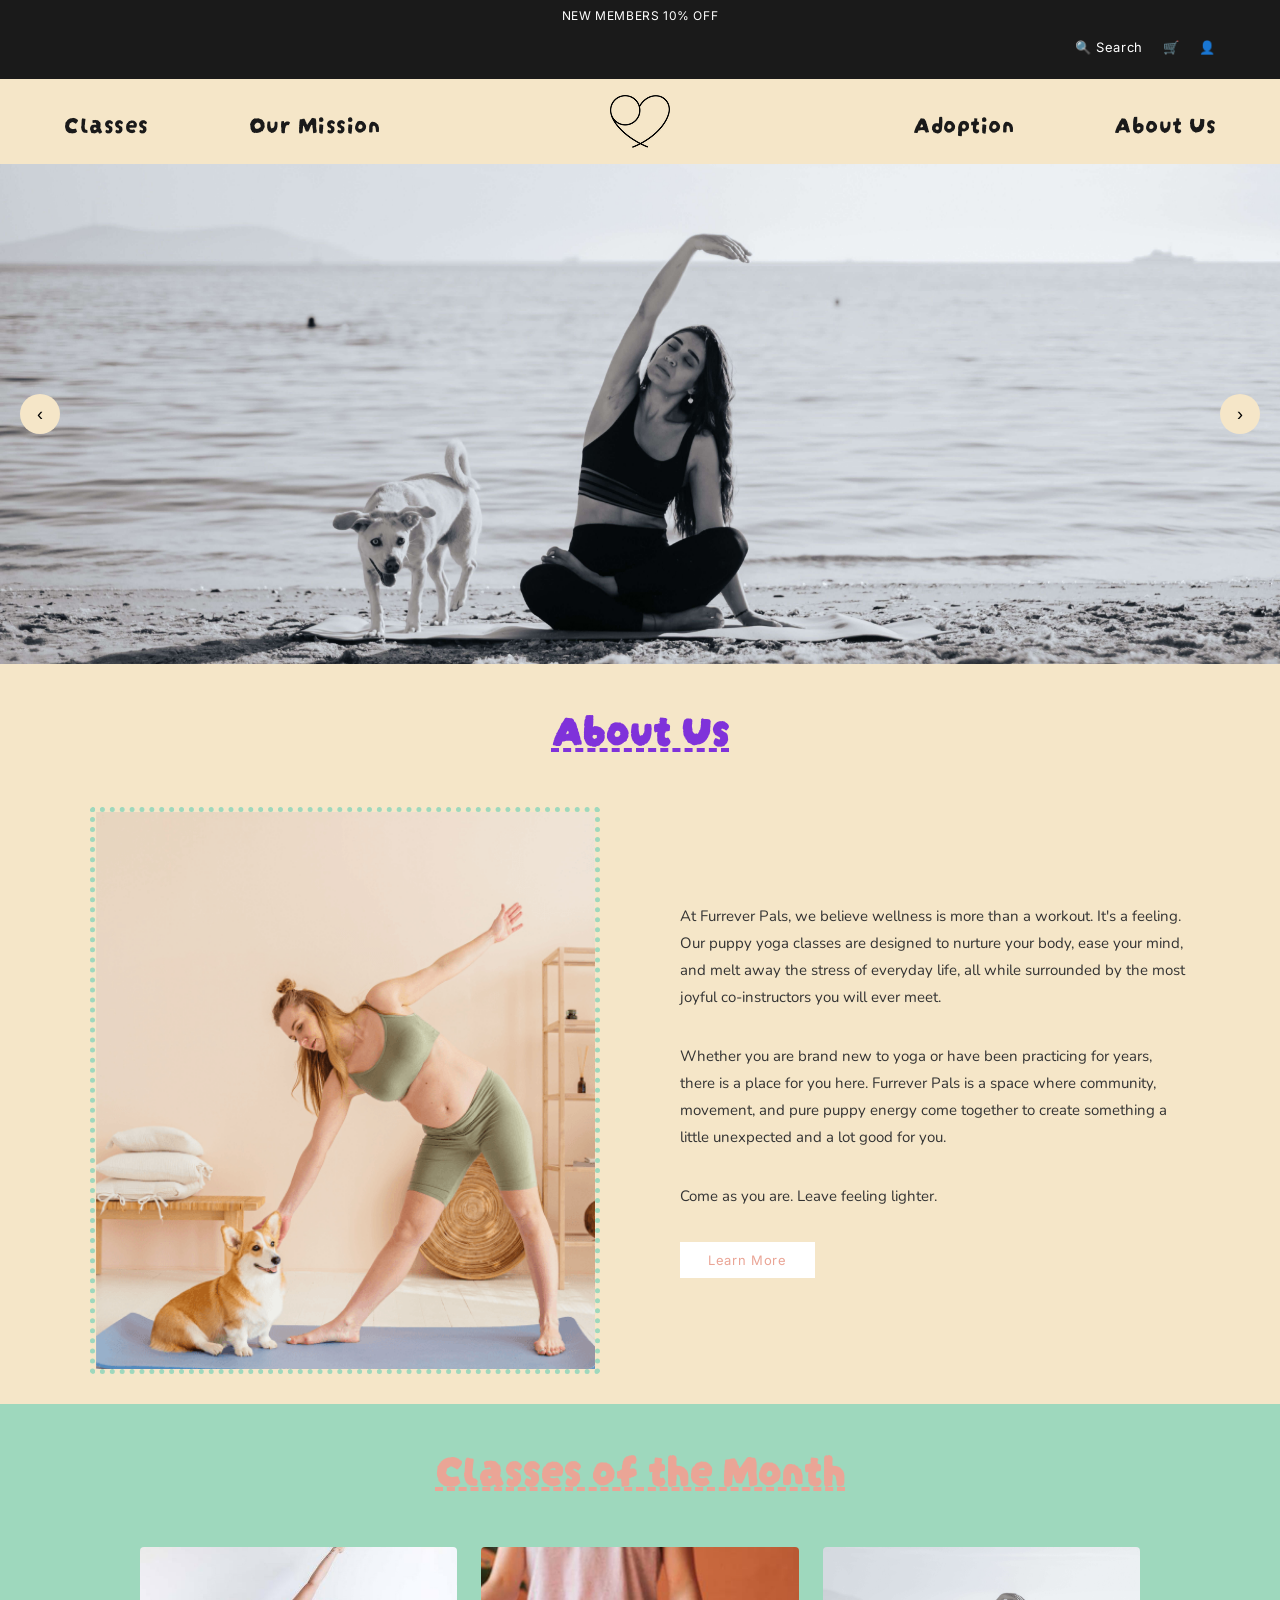
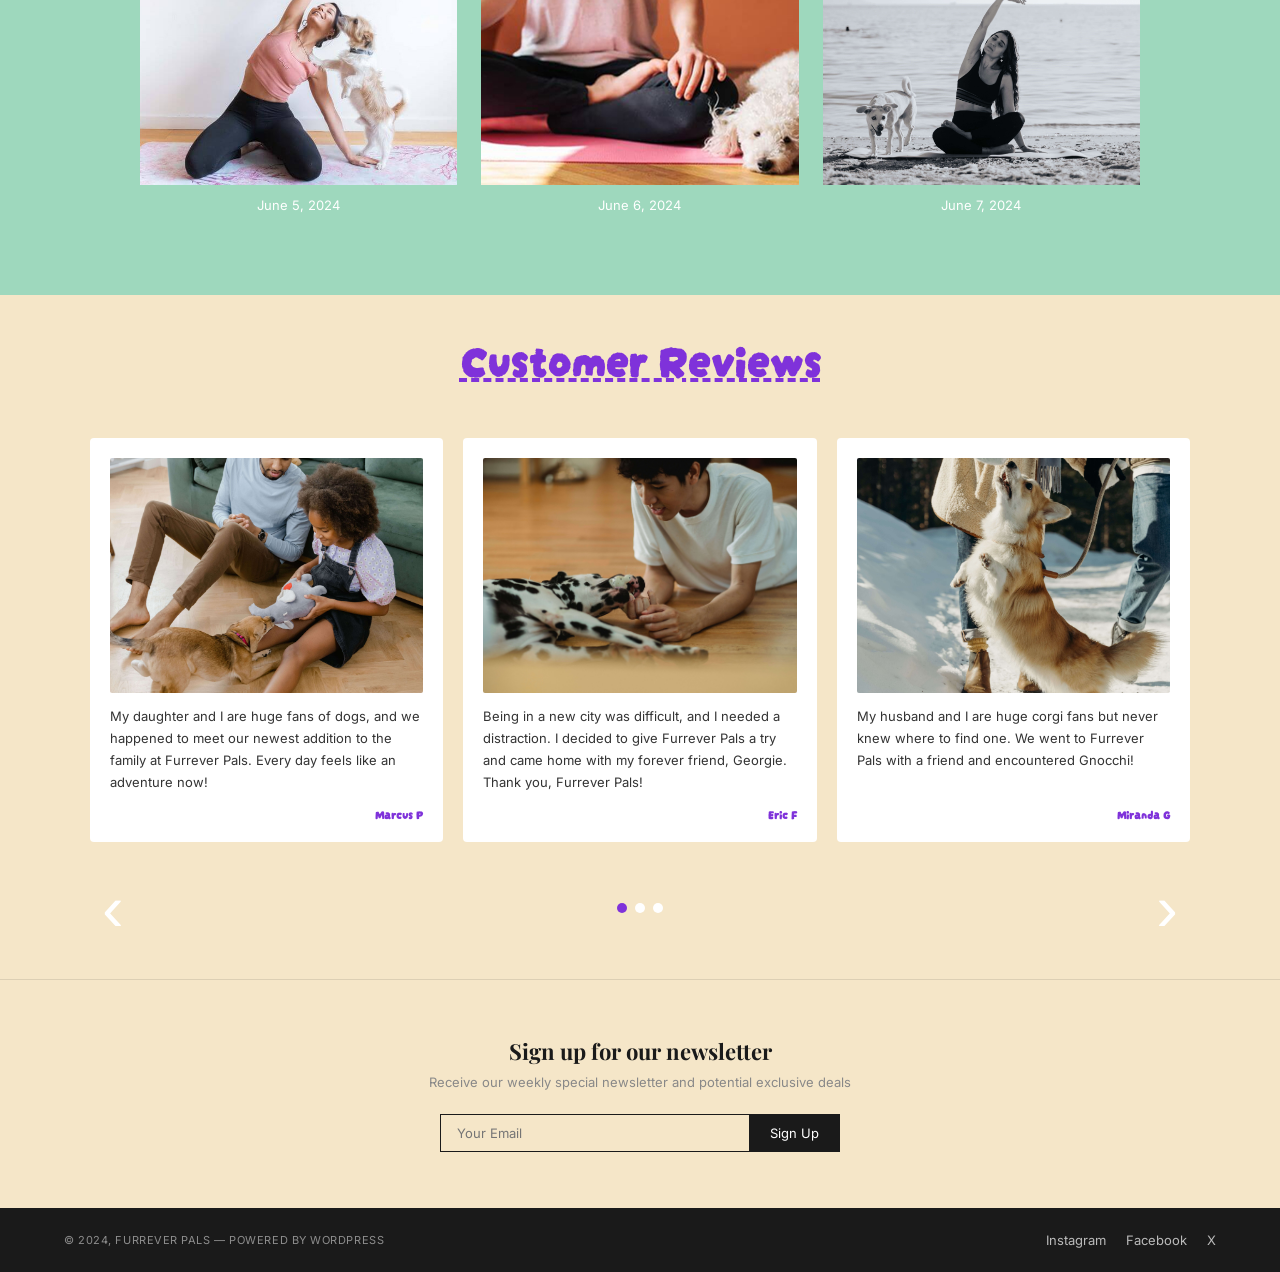
<file: FurreverPals/Index.html>
<!DOCTYPE html>
<html lang="en">
<head>
  <meta charset="UTF-8" />
  <meta name="viewport" content="width=device-width, initial-scale=1.0" />
  <title>Furrever Pals</title>
  <link rel="icon" type="image/png" href="assets/logo/furrever pals logo 1.png" />
  <link href="https://fonts.googleapis.com/css2?family=Playfair+Display:wght@400;600&family=Inter:wght@300;400;500&display=swap" rel="stylesheet" />
  <link href="https://fonts.googleapis.com/css2?family=Nunito:ital,wght@0,200..1000;1,200..1000&display=swap" rel="stylesheet">
  <link rel="stylesheet" href="style.css" />
</head>
<body>

  <!-- Announcement Bar -->
  <div class="announcement-bar">NEW MEMBERS 10% OFF
      <!-- Top Nav (icons) -->
      <nav class="top-nav">
        <div></div>
        <div></div>
        <div class="nav-right">
          <span>🔍 Search</span>
          <span>🛒</span>
          <span>👤</span>
        </div>
  </div>

</nav>

  <!-- Main Nav -->
<nav class="main-nav">
  <div class="nav-left">
    <a href="Class.html">Classes</a>
    <a href="Mission.html">Our Mission</a>
  </div>
  <div class="logo">
    <a href="Index.html">
        <img src="assets/logo/furrever pals logo 1.png" alt="logo for Furrever Pals" />
    </a>
  </div>
  <div class="nav-right">
    <a href="Adopt.html">Adoption</a>
    <a href="AboutUs.html">About Us</a>
  </div>
  <!-- Hamburger button, hidden on desktop -->
  <button class="hamburger" onclick="toggleMenu()" aria-label="Toggle menu">
    <span></span>
    <span></span>
    <span></span>
  </button>
</nav>

<!-- Mobile menu dropdown -->
<div class="mobile-menu" id="mobileMenu">
  <a href="Class.html">Classes</a>
  <a href="Mission.html">Our Mission</a>
  <a href="Adopt.html">Adoption</a>
  <a href="AboutUs.html">About Us</a>
</div>

  <!-- Hero Carousel -->
  <div class="hero">
    <div class="hero-placeholder">
        <img src="assets/banner/banner1.jpg" class="active" alt="hero banner" />
        <img src="assets/banner/banner2.jpg" alt="hero" />
        <img src="assets/banner/banner3.jpg" alt="hero" />
        <img src="assets/banner/banner4.jpg" alt="hero" />
    </div>
    <button class="carousel-btn prev" onclick="heroSlide(-1)">‹</button>
    <button class="carousel-btn next" onclick="heroSlide(1)">›</button>
  </div>

  <!-- About Us -->
  <section>
    <h2 class="section-title">About Us</h2>
    <div class="about-grid fade-in">
      <div class="about-image">
        <!-- Replace src with your actual image -->
        <div>
            <img src="assets/aboutus.png" alt="person doing yoga with a corgi"/>
        </div>
      </div>
      <div class="about-text">
        <p>At Furrever Pals, we believe wellness is more than a workout. It's a feeling. Our puppy yoga classes are designed to nurture your body, ease your mind, and melt away the stress of everyday life, all while surrounded by the most joyful co-instructors you will ever meet.</p>
        <p>Whether you are brand new to yoga or have been practicing for years, there is a place for you here. Furrever Pals is a space where community, movement, and pure puppy energy come together to create something a little unexpected and a lot good for you.</p>
        <p>Come as you are. Leave feeling lighter.</p>
        <a href="Mission.html" class="btn-outline">Learn More</a>
      </div>
    </div>
  </section>

  <!-- Classes of the Month -->
  <section class="classes-section-classes">
    <h2 class="class-section-title">Classes of the Month</h2>
   <div class="classes-grid fade-in">
  <div class="class-card">
    <div class="class-card-image">
      <img src="assets/banner/banner3.jpg" alt="Woman doing yoga pose with a dog on the right side" />
    </div>
    <div class="class-card-date">June 5, 2024</div>
  </div>
  <div class="class-card">
    <div class="class-card-image">
      <img src="assets/banner/banner2.jpg" alt="Woman doing yoga pose with a dog on the right side" />
    </div>
    <div class="class-card-date">June 6, 2024</div>
  </div>
  <div class="class-card">
    <div class="class-card-image">
      <img src="assets/banner/banner1.jpg" alt="Woman doing yoga pose with a dog on the right side" />
    </div>
    <div class="class-card-date">June 7, 2024</div>
  </div>
</div>
  </section>

  <!-- Customer Reviews -->
  <section class="reviews-section">
    <h2 class="section-title">Customer Reviews</h2>
    <div class="reviews-carousel fade-in">
      <div class="reviews-track" id="reviewsTrack">

        <!-- Slide 1 -->
        <div class="reviews-slide">
          <div class="review-card">
            <div class="review-image">
             <img src="assets/review/Marcus.jpg" alt="Man and daughter playing with a puppy"/>
            </div>
            <p class="review-text">My daughter and I are huge fans of dogs, and we happened to meet our newest addition to the family at Furrever Pals. Every day feels like an adventure now!</p>
            <div class="review-author">Marcus P</div>
          </div>
          <div class="review-card">
            <div class="review-image">
             <img src="assets/review/Eric.jpg" alt="Man playing with a puppy"/>
            </div>
            <p class="review-text">Being in a new city was difficult, and I needed a distraction. I decided to give Furrever Pals a try and came home with my forever friend, Georgie. Thank you, Furrever Pals!</p>
            <div class="review-author">Eric F</div>
          </div>
          <div class="review-card">
            <div class="review-image">
              <img src="assets/review/Miranda.jpg" alt="a corgi with a fluffy and bushy tail"/>
            </div>
            <p class="review-text">My husband and I are huge corgi fans but never knew where to find one. We went to Furrever Pals with a friend and encountered Gnocchi!</p>
            <div class="review-author">Miranda G</div>
          </div>
        </div>

        <!-- Slide 2 -->
        <div class="reviews-slide">
          <div class="review-card">
            <div class="review-image">
              <img src="assets/review/David.jpg" alt="a little boy hugging a golden retriever with a big smile"/>
            </div>
            <p class="review-text">My shy son was laughing with strangers within minutes. The puppies just have that effect on people!</p>
            <div class="review-author">David E</div>
          </div>
          <div class="review-card">
            <div class="review-image">
             <img src="assets/review/Jordan.jpeg" alt="a woman playing with a black puppy"/>
            </div>
            <p class="review-text">I dragged my boyfriend here thinking he would hate it. He spent the entire class with a golden retriever on his lap and we ended up bringing her home!</p>
            <div class="review-author">Jordan A</div>
          </div>
          <div class="review-card">
            <div class="review-image">
             <img src="assets/review/Rana.jpeg" alt="a woman posing with her goofy doggo"/>
            </div>
            <p class="review-text">Came for the yoga, stayed for the puppies, and somehow drove home with a new family member. Meet Lumi!</p>
            <div class="review-author">Rana O</div>
          </div>
        </div>

        <!-- Slide 3 -->
        <div class="reviews-slide">
          <div class="review-card">
            <div class="review-image">
             <img src="assets/review/Taylor.jpeg" alt="a woman smiling and hugging her corgi"/>
            </div>
            <p class="review-text">I told myself I was just there for the yoga. Then I met Waffles. Waffles lives with me now and I had zero regrets!</p>
            <div class="review-author">Taylor H</div>
          </div>
          <div class="review-card">
            <div class="review-image">
             <img src="assets/review/Michelle.jpeg" alt="a woman doing paw with her doggo"/>
            </div>
            <p class="review-text">My kids begged me for a dog for years. One class at Furrever Pals and I finally understood why. We adopted Butterscotch on the spot.</p>
            <div class="review-author">Michelle P</div>
          </div>
          <div class="review-card">
            <div class="review-image">
              <img src="assets/review/James.jpg" alt="Man hugging a big fluffy white dog"/>
            </div>
            <p class="review-text">We went as a couple and came home as a family of three. Our new pup Dumpling has been the best decision we ever made.</p>
            <div class="review-author">James L</div>
          </div>
        </div>

      </div>

      <!-- Dots + Arrows -->
      <div class="reviews-nav">
        <button class="carousel-btn-sm" onclick="reviewSlide(-1)">‹</button>
        <div class="reviews-dots" id="reviewDots"></div>
        <button class="carousel-btn-sm" onclick="reviewSlide(1)">›</button>
      </div>
    </div>
  </section>

  <!-- Newsletter -->
  <div class="newsletter-section">
    <h3>Sign up for our newsletter</h3>
    <p>Receive our weekly special newsletter and potential exclusive deals</p>
    <div class="newsletter-form">
      <input type="email" placeholder="Your Email" />
      <button>Sign Up</button>
    </div>
  </div>

  <!-- Footer -->
  <footer>
    <div class="footer-copy">© 2024, Furrever Pals — Powered by WordPress</div>
    <div class="social-links">
      <a href="#">Instagram</a>
      <a href="#">Facebook</a>
      <a href="#">X</a>
    </div>
  </footer>

 <script>
  // ── Reviews Carousel ──
  let currentPage = 0;

  function goToPage(page) {
    const track = document.getElementById('reviewsTrack');
    const slides = track.querySelectorAll('.reviews-slide');
    const totalPages = slides.length;
    currentPage = (page + totalPages) % totalPages;
    track.style.transform = `translateX(-${currentPage * 100}%)`;
    document.querySelectorAll('.dot').forEach((d, i) => {
      d.classList.toggle('active', i === currentPage);
    });
  }

  function reviewSlide(dir) { goToPage(currentPage + dir); }

  function setupReviews() {
    const isMobile = window.innerWidth < 768;
    const allCards = Array.from(document.querySelectorAll('.review-card'));
    const track = document.getElementById('reviewsTrack');
    const dotsContainer = document.getElementById('reviewDots');

    track.innerHTML = '';
    dotsContainer.innerHTML = '';
    currentPage = 0;
    track.style.transform = 'translateX(0)';

    const cardsPerSlide = isMobile ? 1 : 3;
    const totalSlides = Math.ceil(allCards.length / cardsPerSlide);

    for (let i = 0; i < totalSlides; i++) {
      const slide = document.createElement('div');
      slide.className = 'reviews-slide';
      for (let j = i * cardsPerSlide; j < Math.min((i + 1) * cardsPerSlide, allCards.length); j++) {
        slide.appendChild(allCards[j]);
      }
      track.appendChild(slide);
    }

    for (let i = 0; i < totalSlides; i++) {
      const dot = document.createElement('div');
      dot.className = 'dot' + (i === 0 ? ' active' : '');
      dot.onclick = () => goToPage(i);
      dotsContainer.appendChild(dot);
    }
  }

  // ── Fade In on Scroll ──
const fadeElements = document.querySelectorAll('.fade-in');

const observer = new IntersectionObserver((entries) => {
  entries.forEach(entry => {
    if (entry.isIntersecting) {
      entry.target.classList.add('visible');
      observer.unobserve(entry.target); // only animate once
    }
  });
}, {
  threshold: 0.15 // triggers when 15% of element is visible
});

fadeElements.forEach(el => observer.observe(el));

  //hamburger menu
  function toggleMenu() {
  const menu = document.getElementById('mobileMenu');
  const hamburger = document.querySelector('.hamburger');
  menu.classList.toggle('open');
  hamburger.classList.toggle('open');
}

  // ── Hero Carousel ──
  const heroImgs = document.querySelectorAll('.hero-placeholder img');
  let heroIndex = 0;
  let heroTimer;

  if (heroImgs.length > 0) heroImgs[0].classList.add('active');

  function heroSlide(dir) {
    heroImgs[heroIndex].classList.remove('active');
    heroIndex = (heroIndex + dir + heroImgs.length) % heroImgs.length;
    heroImgs[heroIndex].classList.add('active');
    resetHeroTimer();
  }

  function resetHeroTimer() {
    clearInterval(heroTimer);
    heroTimer = setInterval(() => heroSlide(1), 4000);
  }

  // Run on load and resize
  setupReviews();
  window.addEventListener('resize', setupReviews);
  resetHeroTimer();
</script>

</body>
</html>
</file>
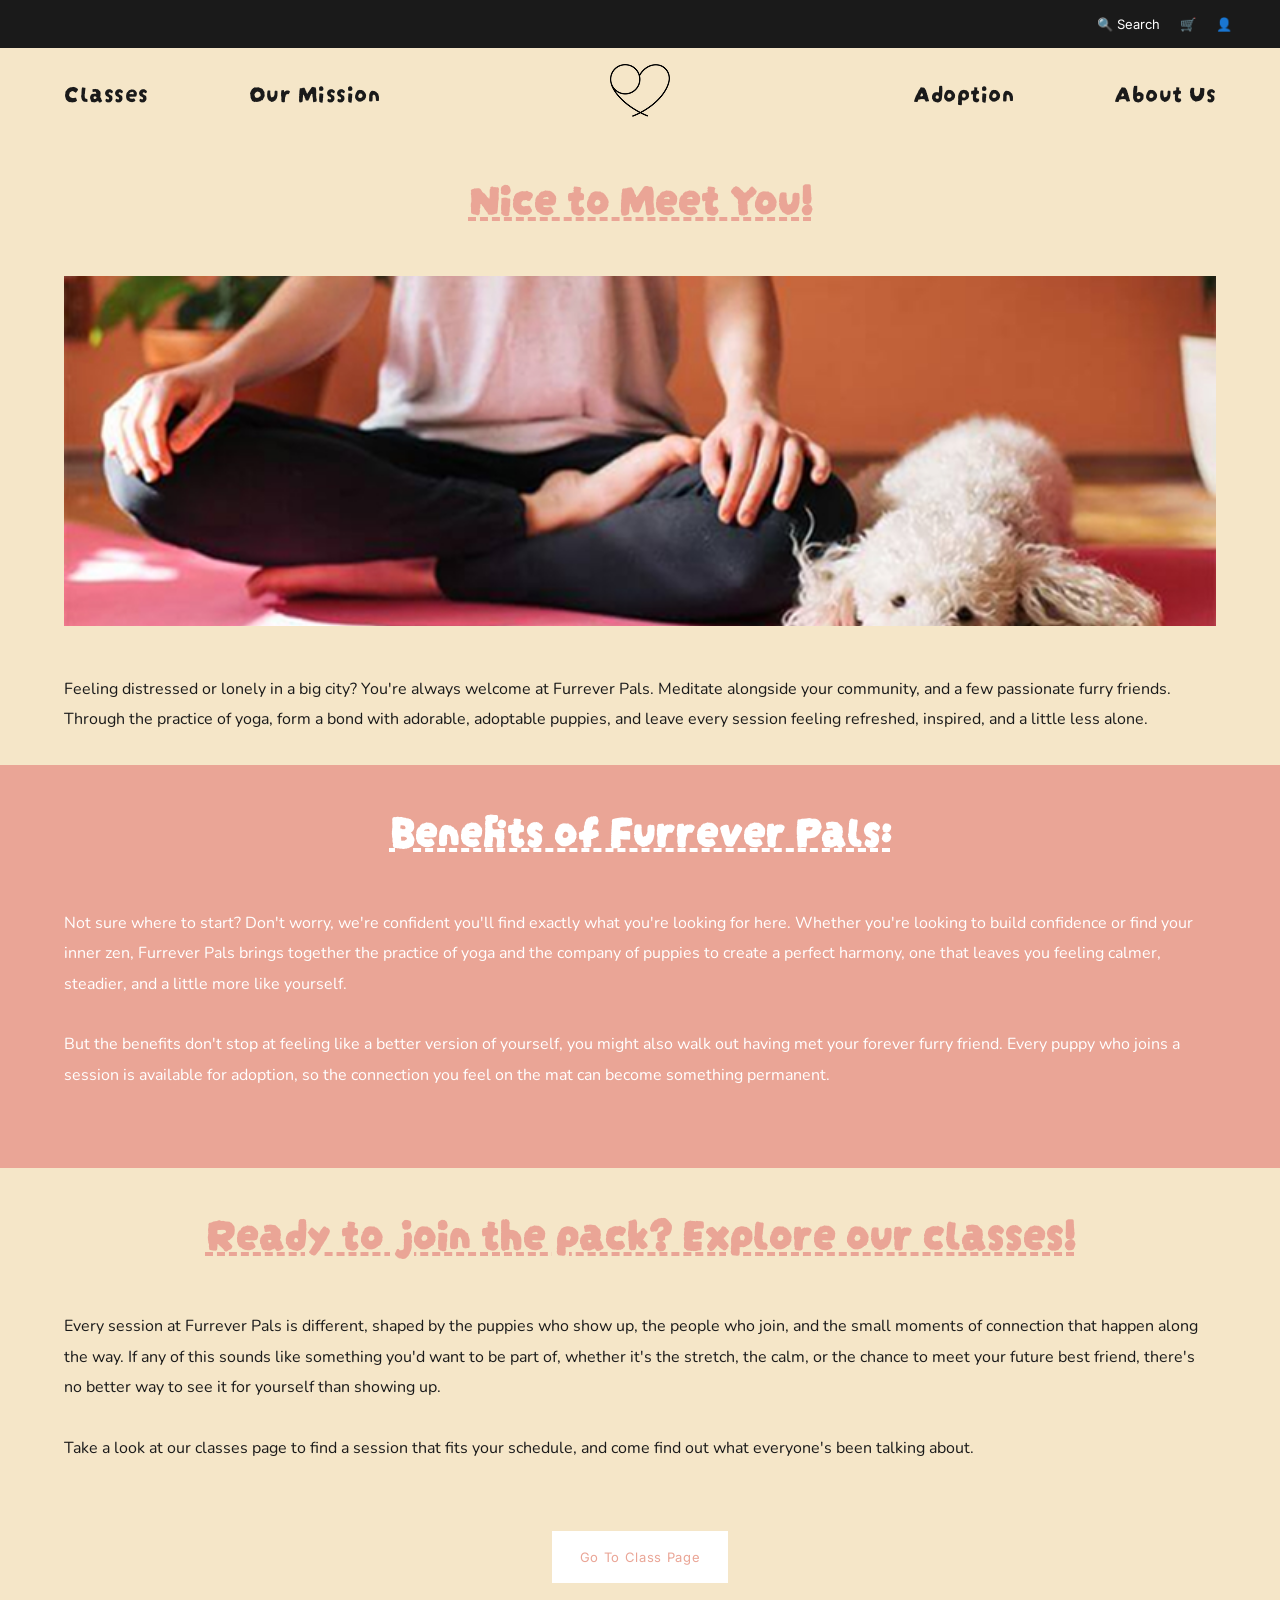
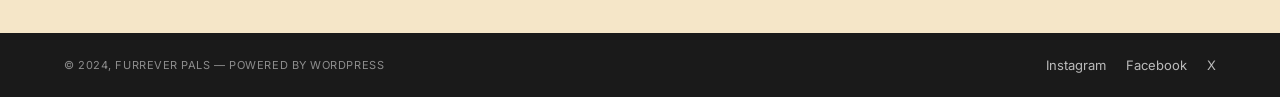
<file: FurreverPals/AboutUs.html>
<!DOCTYPE html>
<html lang="en">
<head>
    <meta charset="UTF-8">
    <meta name="viewport" content="width=device-width, initial-scale=1.0">
    <title>About Us</title>
    <link rel="icon" type="image/png" href="assets/logo/furrever pals logo 1.png" />
    <link href="https://fonts.googleapis.com/css2?family=Playfair+Display:wght@400;600&family=Inter:wght@300;400;500&display=swap" rel="stylesheet" />
    <link href="https://fonts.googleapis.com/css2?family=Nunito:ital,wght@0,200..1000;1,200..1000&display=swap" rel="stylesheet">
    <link rel="stylesheet" href="style.css" />
</head>
<body>

    <!-- Top Nav (icons) -->
  <nav class="top-nav">
    <div></div>
    <div></div>
    <div class="nav-right">
      <span>🔍 Search</span>
      <span>🛒</span>
      <span>👤</span>
    </div>
  </nav>

     <!-- Main Nav -->
<nav class="main-nav">
  <div class="nav-left">
    <a href="Class.html">Classes</a>
    <a href="Mission.html">Our Mission</a>
  </div>
 <div class="logo">
    <a href="Index.html">
        <img src="assets/logo/furrever pals logo 1.png" alt="logo for Furrever Pals" />
    </a>
  </div>
  <div class="nav-right">
    <a href="Adopt.html">Adoption</a>
    <a href="AboutUs.html">About Us</a>
  </div>

  <!-- Hamburger button, hidden on desktop -->
  <button class="hamburger" onclick="toggleMenu()" aria-label="Toggle menu">
    <span></span>
    <span></span>
    <span></span>
  </button>
</nav>

<!-- Mobile menu dropdown -->
<div class="mobile-menu" id="mobileMenu">
  <a href="Class.html">Classes</a>
  <a href="Mission.html">Our Mission</a>
  <a href="Adopt.html">Adoption</a>
  <a href="AboutUs.html">About Us</a>
</div>

<!-- the top section of the page -->
<section>
  <h2 class="mission-section-subtitle ">Nice to Meet You!</h2>
  <div>
      <img src="assets/banner/banner2.jpg" alt="woman doing yoga with a golden retriever" class="mission-banner"/>
    <p class="about-paragraph">Feeling distressed or lonely in a big city? You're always welcome at Furrever Pals. Meditate alongside your community, and a few passionate furry friends. Through the practice of yoga, form a bond with adorable, adoptable puppies, and leave every session feeling refreshed, inspired, and a little less alone.</p>
  </div>
</section>

<section class="mission-section mission-section">
  <h2 class="mission-section-title">Benefits of Furrever Pals:</h2>

  <!-- Row 1: image left, text right -->
  <div class="fade-in">
    <div class="mission-image">
    </div>
    <div>
      <p class="about-sub-paragraph">Not sure where to start? Don't worry, we're confident you'll find exactly what you're looking for here. Whether you're looking to build confidence or find your inner zen, Furrever Pals brings together the practice of yoga and the company of puppies to create a perfect harmony, one that leaves you feeling calmer, steadier, and a little more like yourself.
        <br>
        <br>
        But the benefits don't stop at feeling like a better version of yourself, you might also walk out having met your forever furry friend. Every puppy who joins a session is available for adoption, so the connection you feel on the mat can become something permanent.</p>
    </div>
  </div>
  </section>

  <section>
  <div>
    <h2 class="mission-section-subtitle"> Ready to join the pack? Explore our classes!</h2>
    <div class="mission-paragraph">
      <p>
      Every session at Furrever Pals is different, shaped by the puppies who show up, the people who join, and the small moments of connection that happen along the way. If any of this sounds like something you'd want to be part of, whether it's the stretch, the calm, or the chance to meet your future best friend, there's no better way to see it for yourself than showing up. 
      <br>
      <br>
      Take a look at our classes page to find a session that fits your schedule, and come find out what everyone's been talking about.
    </div>
     <div class="adopt-btn-container">
            <a href="Class.html" class="adopt-btn-outline">Go To Class Page</a>
        </div>
  </div>
  
</section>

<!-- Footer -->
 <footer>
   <div class="footer-copy">© 2024, Furrever Pals — Powered by WordPress</div>
   <div class="social-links">
     <a href="#">Instagram</a>
     <a href="#">Facebook</a>
     <a href="#">X</a>
   </div>
 </footer>

 <script>
   //hamburger menu
  function toggleMenu() {
  const menu = document.getElementById('mobileMenu');
  const hamburger = document.querySelector('.hamburger');
  menu.classList.toggle('open');
  hamburger.classList.toggle('open');
}

// ── Fade In on Scroll ──
const fadeElements = document.querySelectorAll('.fade-in');

const observer = new IntersectionObserver((entries) => {
  entries.forEach(entry => {
    if (entry.isIntersecting) {
      entry.target.classList.add('visible');
      observer.unobserve(entry.target); // only animate once
    }
  });
}, {
  threshold: 0.15 // triggers when 15% of element is visible
});

fadeElements.forEach(el => observer.observe(el));

 </script>
</body>
</html>
</file>
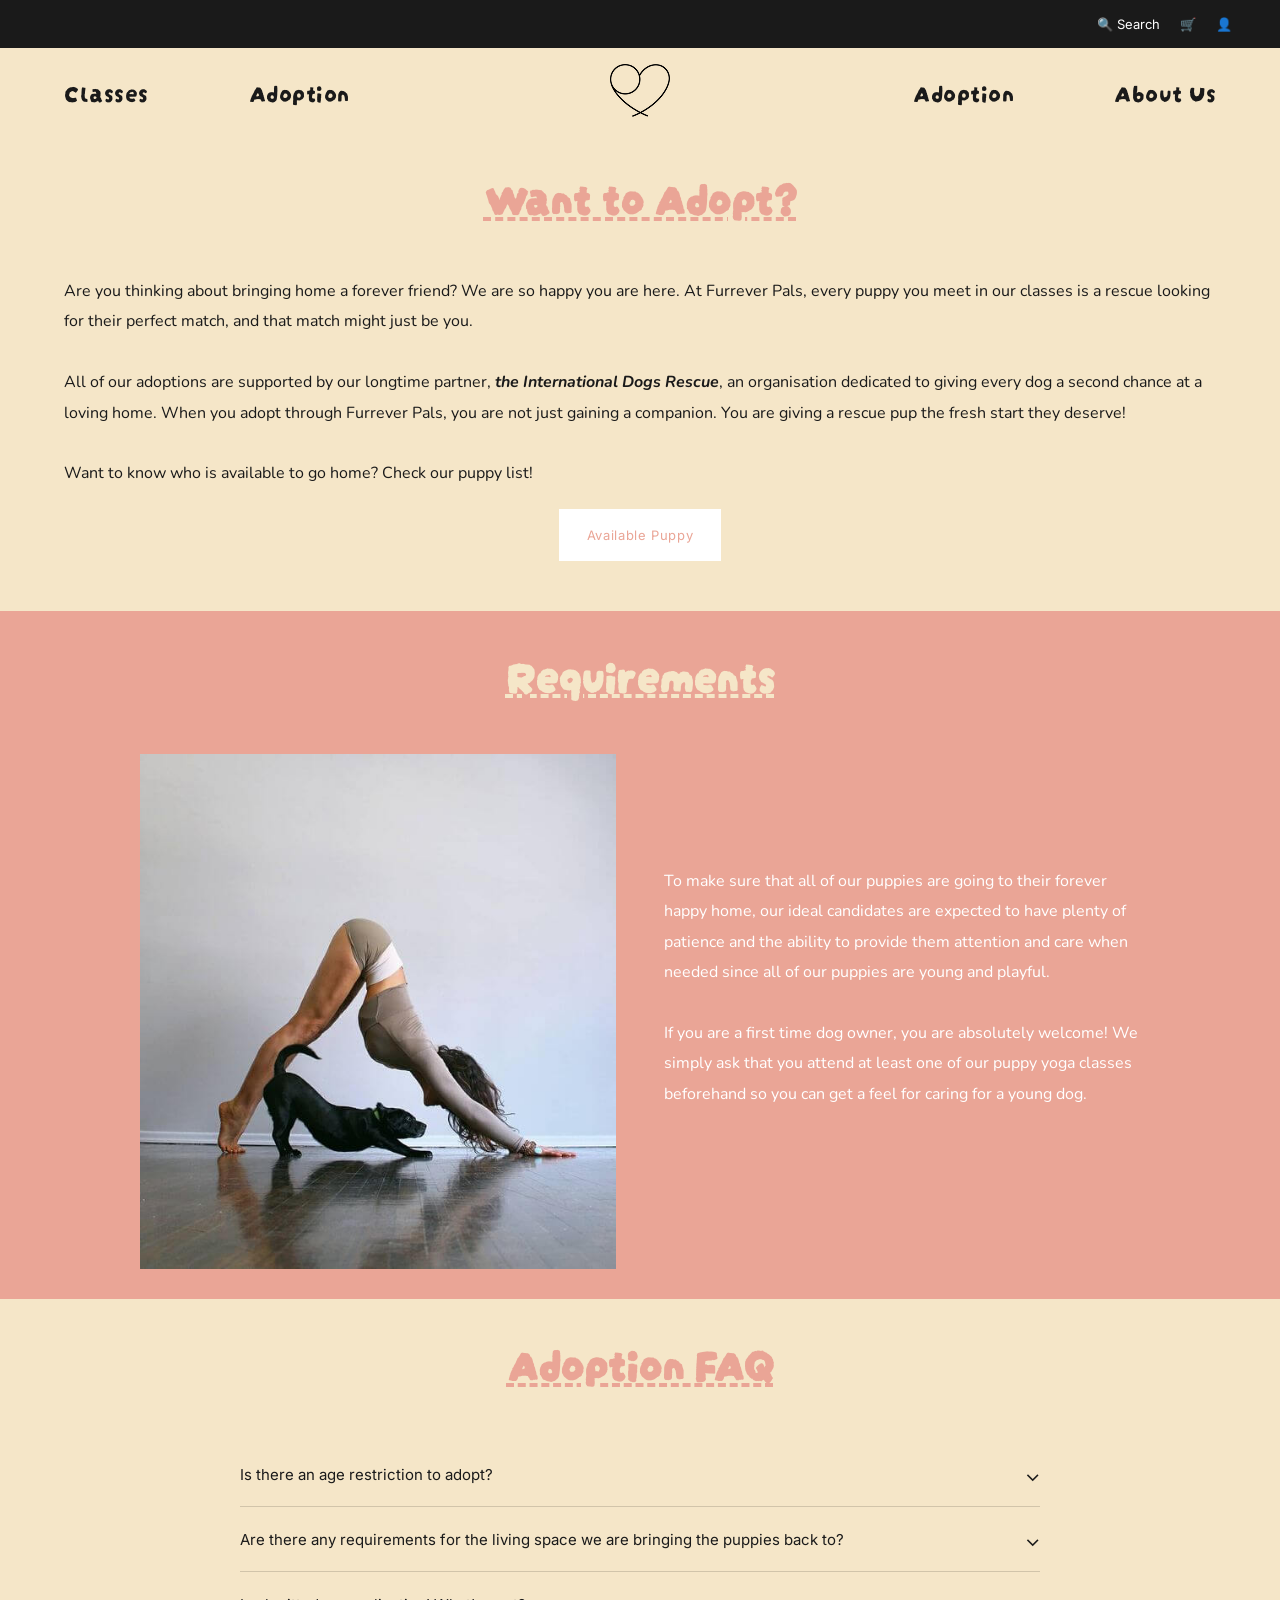
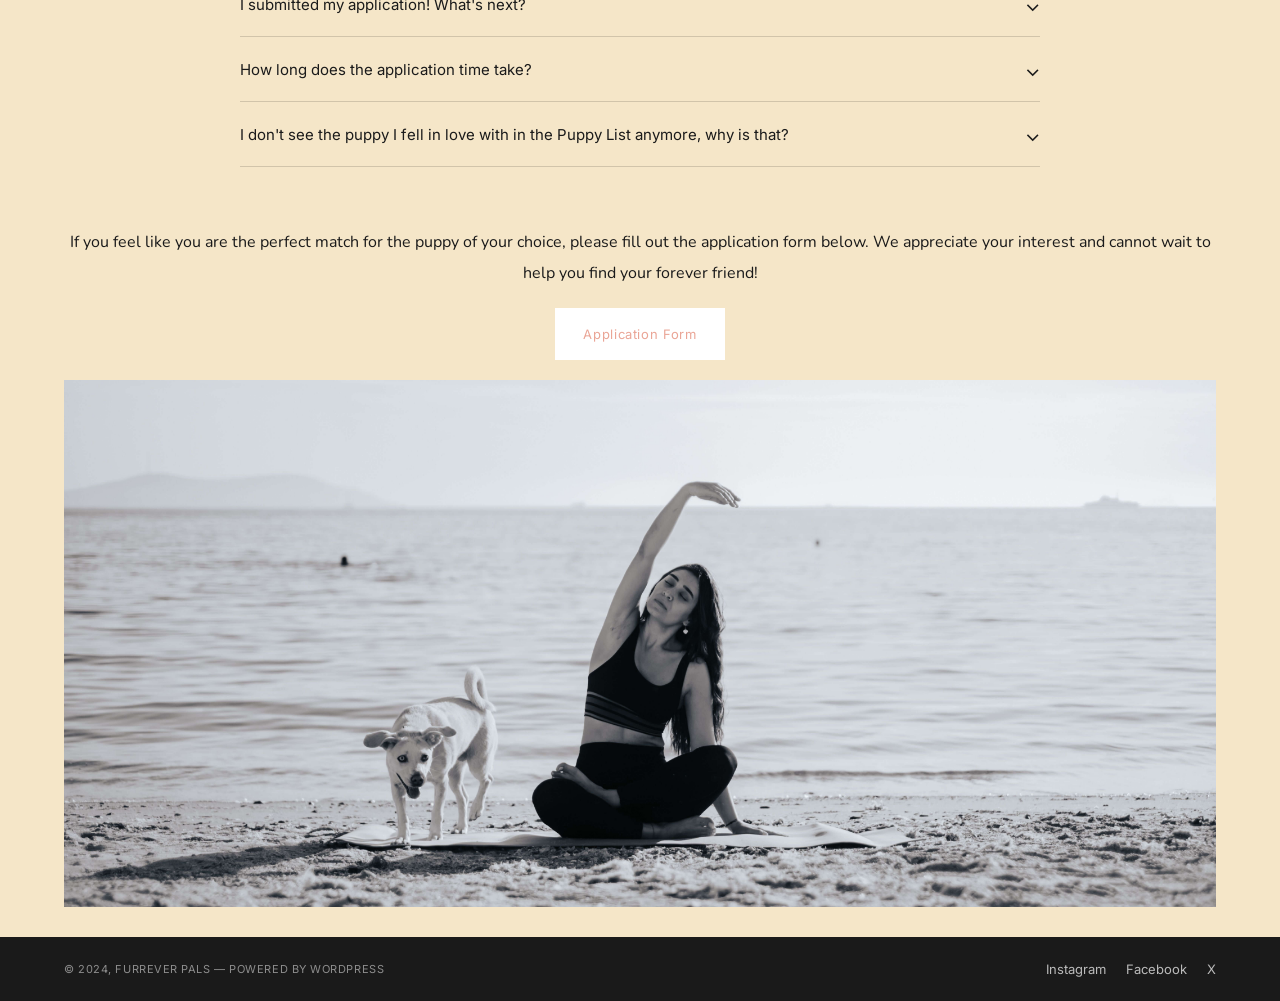
<file: FurreverPals/Adopt.html>
<!DOCTYPE html>
<html lang="en">
<head>
    <meta charset="UTF-8">
    <meta name="viewport" content="width=device-width, initial-scale=1.0">
    <title>Adoption</title>
    <link rel="icon" type="image/png" href="assets/logo/furrever pals logo 1.png" />
    <link href="https://fonts.googleapis.com/css2?family=Playfair+Display:wght@400;600&family=Inter:wght@300;400;500&display=swap" rel="stylesheet" />
    <link href="https://fonts.googleapis.com/css2?family=Nunito:ital,wght@0,200..1000;1,200..1000&display=swap" rel="stylesheet">
    <link rel="stylesheet" href="style.css" />
</head>
<body>

    <!-- Top Nav (icons) -->
  <nav class="top-nav">
    <div></div>
    <div></div>
    <div class="nav-right">
      <span>🔍 Search</span>
      <span>🛒</span>
      <span>👤</span>
    </div>
  </nav>

     <!-- Main Nav -->
<nav class="main-nav">
  <div class="nav-left">
    <a href="Class.html">Classes</a>
    <a href="Mission.html">Adoption</a>
  </div>
 <div class="logo">
    <a href="Index.html">
        <img src="assets/logo/furrever pals logo 1.png" alt="logo for Furrever Pals" />
    </a>
  </div>
  <div class="nav-right">
    <a href="Adopt.html">Adoption</a>
    <a href="AboutUs.html">About Us</a>
  </div>

  <!-- Hamburger button, hidden on desktop -->
  <button class="hamburger" onclick="toggleMenu()" aria-label="Toggle menu">
    <span></span>
    <span></span>
    <span></span>
  </button>
</nav>

<!-- Mobile menu dropdown -->
<div class="mobile-menu" id="mobileMenu">
  <a href="Class.html">Classes</a>
  <a href="Mission.html">Our Mission</a>
  <a href="Adopt.html">Adoption</a>
  <a href="AboutUs.html">About Us</a>
</div>

<!-- the top section of the page -->
<section>
  <h2 class="adopt-section-subtitle ">Want to Adopt?</h2>
  <div>
    <p class="adoption-paragraph">Are you thinking about bringing home a forever friend? We are so happy you are here. At Furrever Pals, every puppy you meet in our classes is a rescue looking for their perfect match, and that match might just be you.
    <br>
    <br>
    All of our adoptions are supported by our longtime partner, <i><b>the International Dogs Rescue</b></i>, an organisation dedicated to giving every dog a second chance at a loving home. When you adopt through Furrever Pals, you are not just gaining a companion. You are giving a rescue pup the fresh start they deserve!
    <br>
    <br>
    Want to know who is available to go home? Check our puppy list!
    <div class="adopt-btn-container">
            <a href="PuppyList.html" class="adopt-btn-outline">Available Puppy</a>
    </div>
  </div>
</section>


<section class="adoption-section mission-section">
  <h2 class="adoption-section-title">Requirements</h2>

  <!-- Row 1: image left, text right -->
  <div class="adopt-row fade-in">
    <div class="mission-image">
      <img src="assets/mission/mission-pic1.jpeg" alt="mission image 1" />
    </div>
      <p class="adoption-s-paragraph"> To make sure that all of our puppies are going to their forever happy home, our ideal candidates are expected to have plenty of patience and the ability to provide them attention and care when needed since all of our puppies are young and playful. <br><br>If you are a first time dog owner, you are absolutely welcome! We simply ask that you attend at least one of our puppy yoga classes beforehand so you can get a feel for caring for a young dog.</p>
    </div>
  </div>
 </section>

  <section>
  <div>
    <h2 class="mission-section-subtitle"> Adoption FAQ</h2>
    <div class="adoption-paragraph">
    </div>
    <div class="accordion">

  <div class="accordion-item">
    <button class="accordion-btn" onclick="toggleAccordion(this)">
      Is there an age restriction to adopt?
      <span class="accordion-icon">&#8964;</span>
    </button>
   
    <div class="accordion-content">
      <p>All adopters must be 19 years of age or older. Those under 19 are welcome to adopt with a parent or legal guardian as the primary applicant.</p>
    </div>
  </div>

  <div class="accordion-item">
    <button class="accordion-btn" onclick="toggleAccordion(this)">
      Are there any requirements for the living space we are bringing the puppies back to?
      <span class="accordion-icon">&#8964;</span>
    </button>
    <div class="accordion-content">
      <p>Adopters must provide proof of a pet friendly living space, whether that is a owned home or a signed letter of permission from a landlord.
      All household members must be informed and in agreement with the adoption prior to submitting an application.</p>
    </div>
  </div>

  <div class="accordion-item">
    <button class="accordion-btn" onclick="toggleAccordion(this)">
      I submitted my application! What's next?
      <span class="accordion-icon">&#8964;</span>
    </button>
    <div class="accordion-content">
      <p>A brief home assessment may be required at the discretion of our team and our partners at the International Dogs Rescue to ensure the environment is safe and suitable for a puppy.</p>
    </div>
  </div>

  <div class="accordion-item">
    <button class="accordion-btn" onclick="toggleAccordion(this)">
      How long does the application time take?
      <span class="accordion-icon">&#8964;</span>
    </button>
    <div class="accordion-content">
      <p> The length of the application process varies depending on each individual case. Larger households or more complex living situations may require additional time for review. Once your application has been assessed, we will reach out to the primary contact listed on the form with next steps!</p>
    </div>
  </div>
  <div class="accordion-item">
    <button class="accordion-btn" onclick="toggleAccordion(this)">
      I don't see the puppy I fell in love with in the Puppy List anymore, why is that?
      <span class="accordion-icon">&#8964;</span>
    </button>
    <div class="accordion-content">
      <p>Puppies are adopted regularly, which means our available list is constantly changing! If a puppy has left our list, it means they have found their forever home. We celebrate every adoption! Check back soon, as we are always welcoming new rescue puppies into our programme.</p>
    </div>
  </div>
</div>
</div>  
</section>

<!-- the section where people can get the adoption page -->
<section>
    <div>
        <p class="adoption-end-paragraph">If you feel like you are the perfect match for the puppy of your choice, please fill out the application form below. We appreciate your interest and cannot wait to help you find your forever friend!</p>
        <div class="adopt-btn-container">
            <a href="#" class="adopt-btn-outline">Application Form</a>
        </div>
        <img src="assets/banner/banner1.jpg" alt="placeholder image" />
    </div>
</section>


<script>
    function toggleAccordion(btn) {
  const content = btn.nextElementSibling;
  const isOpen = content.classList.contains('open');

  // Close all open items first
  document.querySelectorAll('.accordion-content').forEach(c => c.classList.remove('open'));
  document.querySelectorAll('.accordion-btn').forEach(b => b.classList.remove('open'));

  // Open clicked one if it was closed
  if (!isOpen) {
    content.classList.add('open');
    btn.classList.add('open');
  }
}
</script>

<!-- Footer -->
 <footer>
   <div class="footer-copy">© 2024, Furrever Pals — Powered by WordPress</div>
   <div class="social-links">
     <a href="#">Instagram</a>
     <a href="#">Facebook</a>
     <a href="#">X</a>
   </div>
 </footer>

 <script>
   //hamburger menu
  function toggleMenu() {
  const menu = document.getElementById('mobileMenu');
  const hamburger = document.querySelector('.hamburger');
  menu.classList.toggle('open');
  hamburger.classList.toggle('open');
}

// ── Fade In on Scroll ──
const fadeElements = document.querySelectorAll('.fade-in');

const observer = new IntersectionObserver((entries) => {
  entries.forEach(entry => {
    if (entry.isIntersecting) {
      entry.target.classList.add('visible');
      observer.unobserve(entry.target); // only animate once
    }
  });
}, {
  threshold: 0.15 // triggers when 15% of element is visible
});

fadeElements.forEach(el => observer.observe(el));

 </script>
</body>
</html>
</file>
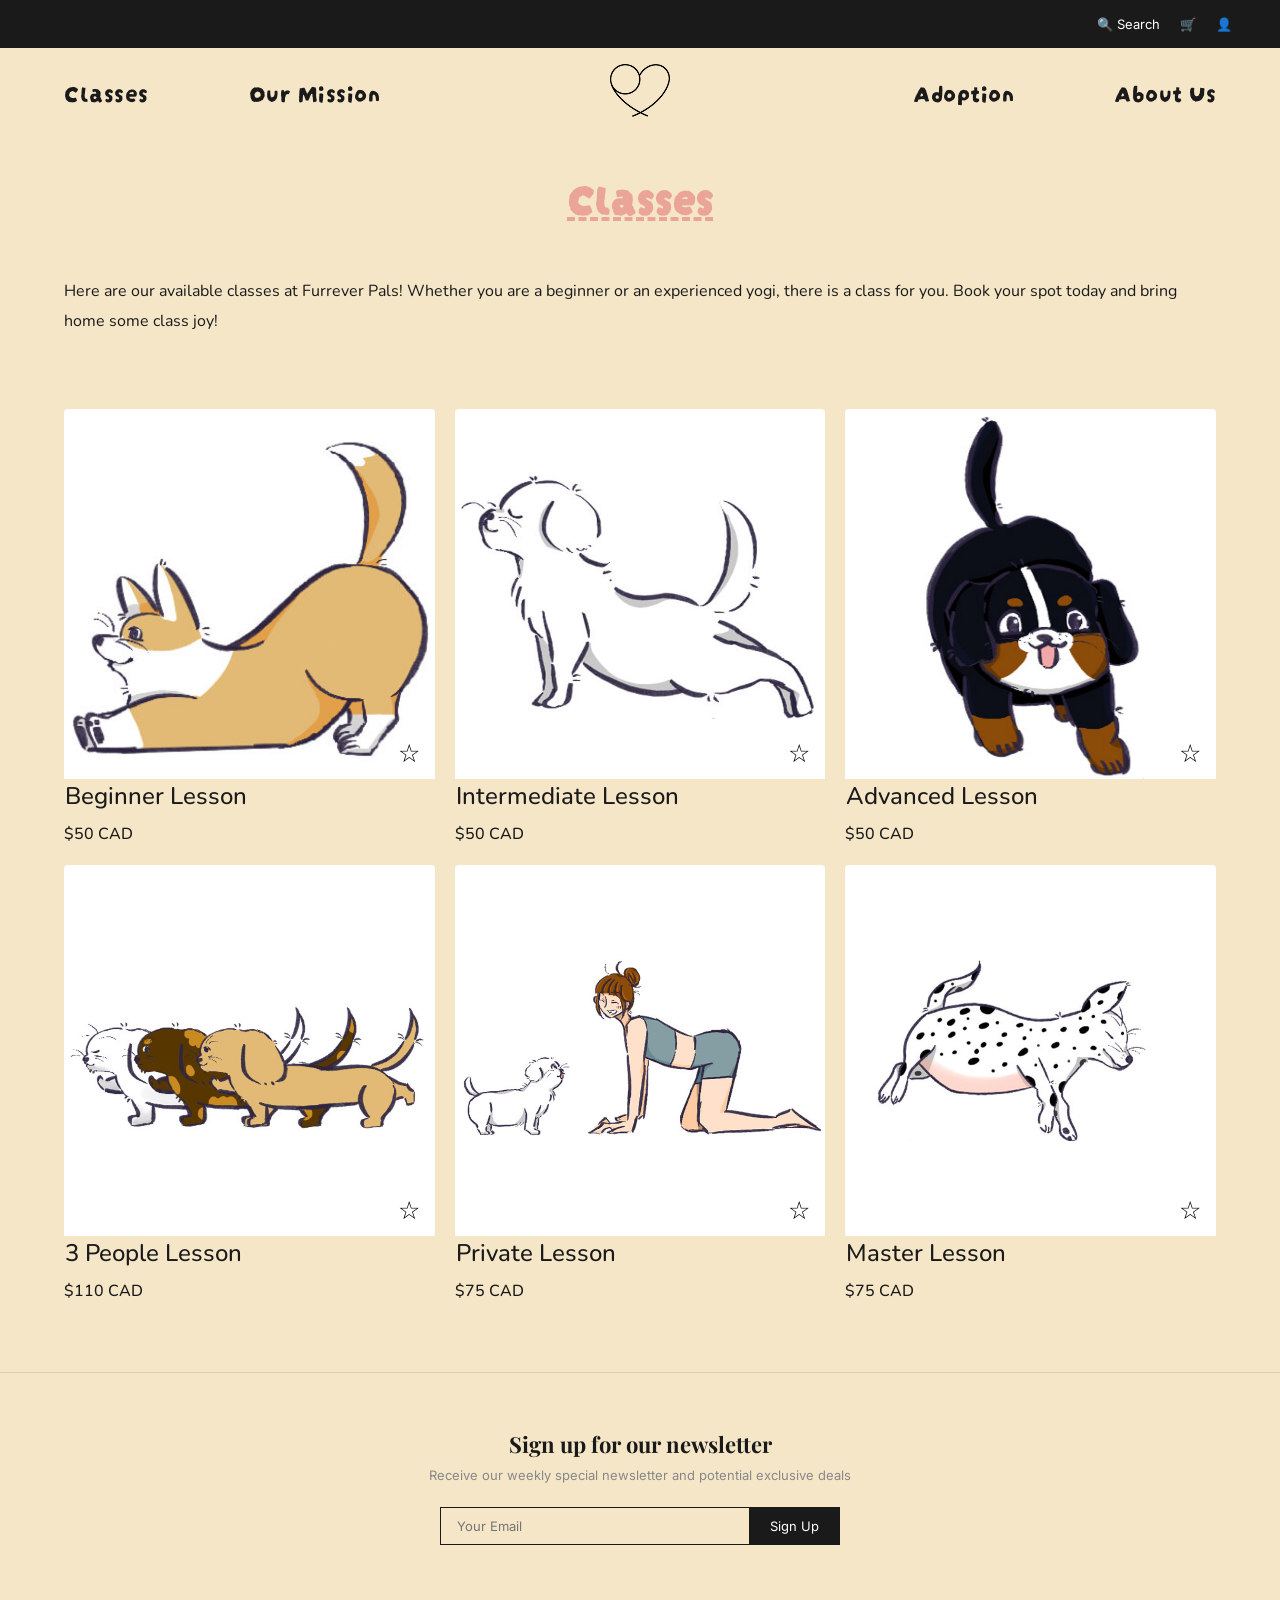
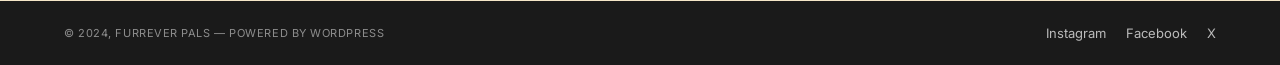
<file: FurreverPals/Class.html>
<!DOCTYPE html>
<html lang="en">
<head>
    <meta charset="UTF-8">
    <meta name="viewport" content="width=device-width, initial-scale=1.0">
    <title>Classes</title>
    <link rel="icon" type="image/png" href="assets/logo/furrever pals logo 1.png" />
    <link href="https://fonts.googleapis.com/css2?family=Playfair+Display:wght@400;600&family=Inter:wght@300;400;500&display=swap" rel="stylesheet" />
    <link href="https://fonts.googleapis.com/css2?family=Nunito:ital,wght@0,200..1000;1,200..1000&display=swap" rel="stylesheet">
    <link rel="stylesheet" href="style.css" />
</head>
<body>

    <!-- Top Nav (icons) -->
  <nav class="top-nav">
    <div></div>
    <div></div>
    <div class="nav-right">
      <span>🔍 Search</span>
      <span>🛒</span>
      <span>👤</span>
    </div>
  </nav>

     <!-- Main Nav -->
<nav class="main-nav">
  <div class="nav-left">
    <a href="Class.html">Classes</a>
    <a href="Mission.html">Our Mission</a>
  </div>
 <div class="logo">
    <a href="Index.html">
        <img src="assets/logo/furrever pals logo 1.png" alt="logo for Furrever Pals" />
    </a>
  </div>
  <div class="nav-right">
    <a href="Adopt.html">Adoption</a>
    <a href="AboutUs.html">About Us</a>
  </div>

  <!-- Hamburger button, hidden on desktop -->
  <button class="hamburger" onclick="toggleMenu()" aria-label="Toggle menu">
    <span></span>
    <span></span>
    <span></span>
  </button>
</nav>

<!-- Mobile menu dropdown -->
<div class="mobile-menu" id="mobileMenu">
  <a href="Class.html">Classes</a>
  <a href="Mission.html">Our Mission</a>
  <a href="Adopt.html">Adoption</a>
  <a href="AboutUs.html">About Us</a>
</div>

<!-- the class list -->
<section class="puppies-section">
  <h2 class="class-section-title">Classes</h2>
  <p class="class-paragraph">Here are our available classes at Furrever Pals! Whether you are a beginner or an experienced yogi, there is a class for you. Book your spot today and bring home some class joy!</p>
  
  <div class="class-grid">

    <div class="class-card">
    <div class="class-image">
        <img src="assets/class/beginner.jpg" alt="Beginner yoga class with puppies" />
        <button class="favourite-btn" onclick="toggleFavourite(this)" aria-label="Add to favourites">
        ☆
        </button>
    </div>
  <p class="class-name">Beginner Lesson</p>
  <p class="class-price">$50 CAD</p>
</div>

    <div class="class-card">
      <div class="class-image">
        <img src="assets/class/intermediate.jpg" alt="Beginner yoga class with puppies" />
        <button class="favourite-btn" onclick="toggleFavourite(this)" aria-label="Add to favourites">
        ☆
        </button>
      </div>
      <p class="class-name">Intermediate Lesson</p>
      <p class="class-price">$50 CAD</p>
    </div>

    <div class="class-card">
      <div class="class-image">
       <img src="assets/class/advanced.jpg" alt="Beginner yoga class with puppies" />
        <button class="favourite-btn" onclick="toggleFavourite(this)" aria-label="Add to favourites">
        ☆
        </button>
      </div>
      <p class="class-name">Advanced Lesson</p>
      <p class="class-price">$50 CAD</p>
    </div>

    <div class="class-card">
      <div class="class-image">
        <img src="assets/class/3people.jpg" alt="Beginner yoga class with puppies" />
        <button class="favourite-btn" onclick="toggleFavourite(this)" aria-label="Add to favourites">
        ☆
        </button>
      </div>
      <p class="class-name">3 People Lesson</p>
      <p class="class-price">$110 CAD</p>
    </div>

    <div class="class-card">
      <div class="class-image">
        <img src="assets/class/private.jpg" alt="Beginner yoga class with puppies" />
        <button class="favourite-btn" onclick="toggleFavourite(this)" aria-label="Add to favourites">
        ☆
        </button>
      </div>
      <p class="class-name">Private Lesson</p>
      <p class="class-price">$75 CAD</p>
    </div>

    <div class="class-card">
      <div class="class-image">
        <img src="assets/class/master.jpg" alt="Beginner yoga class with puppies" />
        <button class="favourite-btn" onclick="toggleFavourite(this)" aria-label="Add to favourites">
        ☆
        </button>
      </div>
      <p class="class-name">Master Lesson</p>
      <p class="class-price">$75 CAD</p>
    </div>

  </div>
</section>

 <!-- Newsletter -->
  <div class="newsletter-section">
    <h3>Sign up for our newsletter</h3>
    <p>Receive our weekly special newsletter and potential exclusive deals</p>
    <div class="newsletter-form">
      <input type="email" placeholder="Your Email" />
      <button>Sign Up</button>
    </div>
  </div>

<!-- Footer -->
 <footer>
   <div class="footer-copy">© 2024, Furrever Pals — Powered by WordPress</div>
   <div class="social-links">
     <a href="#">Instagram</a>
     <a href="#">Facebook</a>
     <a href="#">X</a>
   </div>
 </footer>

 <script>
   //hamburger menu
  function toggleMenu() {
  const menu = document.getElementById('mobileMenu');
  const hamburger = document.querySelector('.hamburger');
  menu.classList.toggle('open');
  hamburger.classList.toggle('open');
}

function toggleFavourite(btn) {
  const isActive = btn.classList.contains('active');
  btn.classList.toggle('active');
  btn.textContent = isActive ? '☆' : '★';
}

// ── Fade In on Scroll ──
const fadeElements = document.querySelectorAll('.fade-in');

const observer = new IntersectionObserver((entries) => {
  entries.forEach(entry => {
    if (entry.isIntersecting) {
      entry.target.classList.add('visible');
      observer.unobserve(entry.target); // only animate once
    }
  });
}, {
  threshold: 0.15 // triggers when 15% of element is visible
});

fadeElements.forEach(el => observer.observe(el));

 </script>
</body>
</html>
</file>
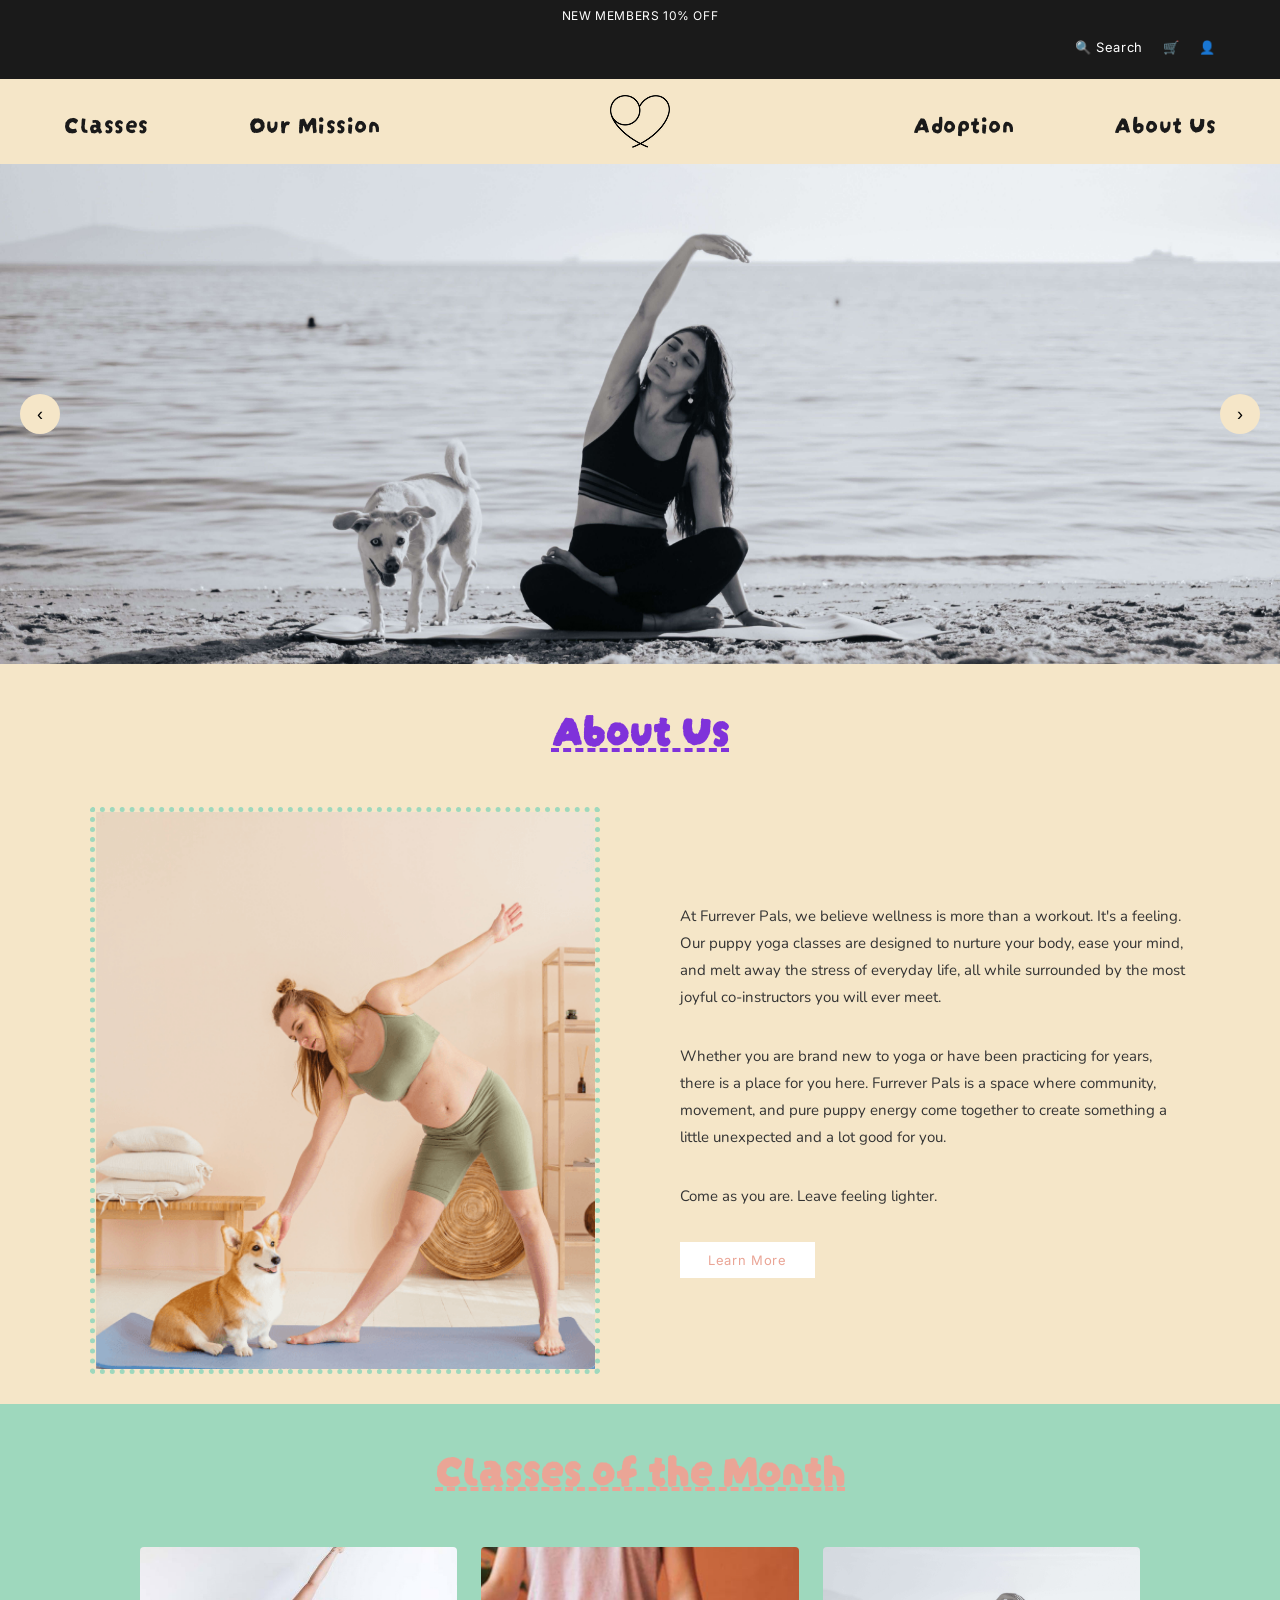
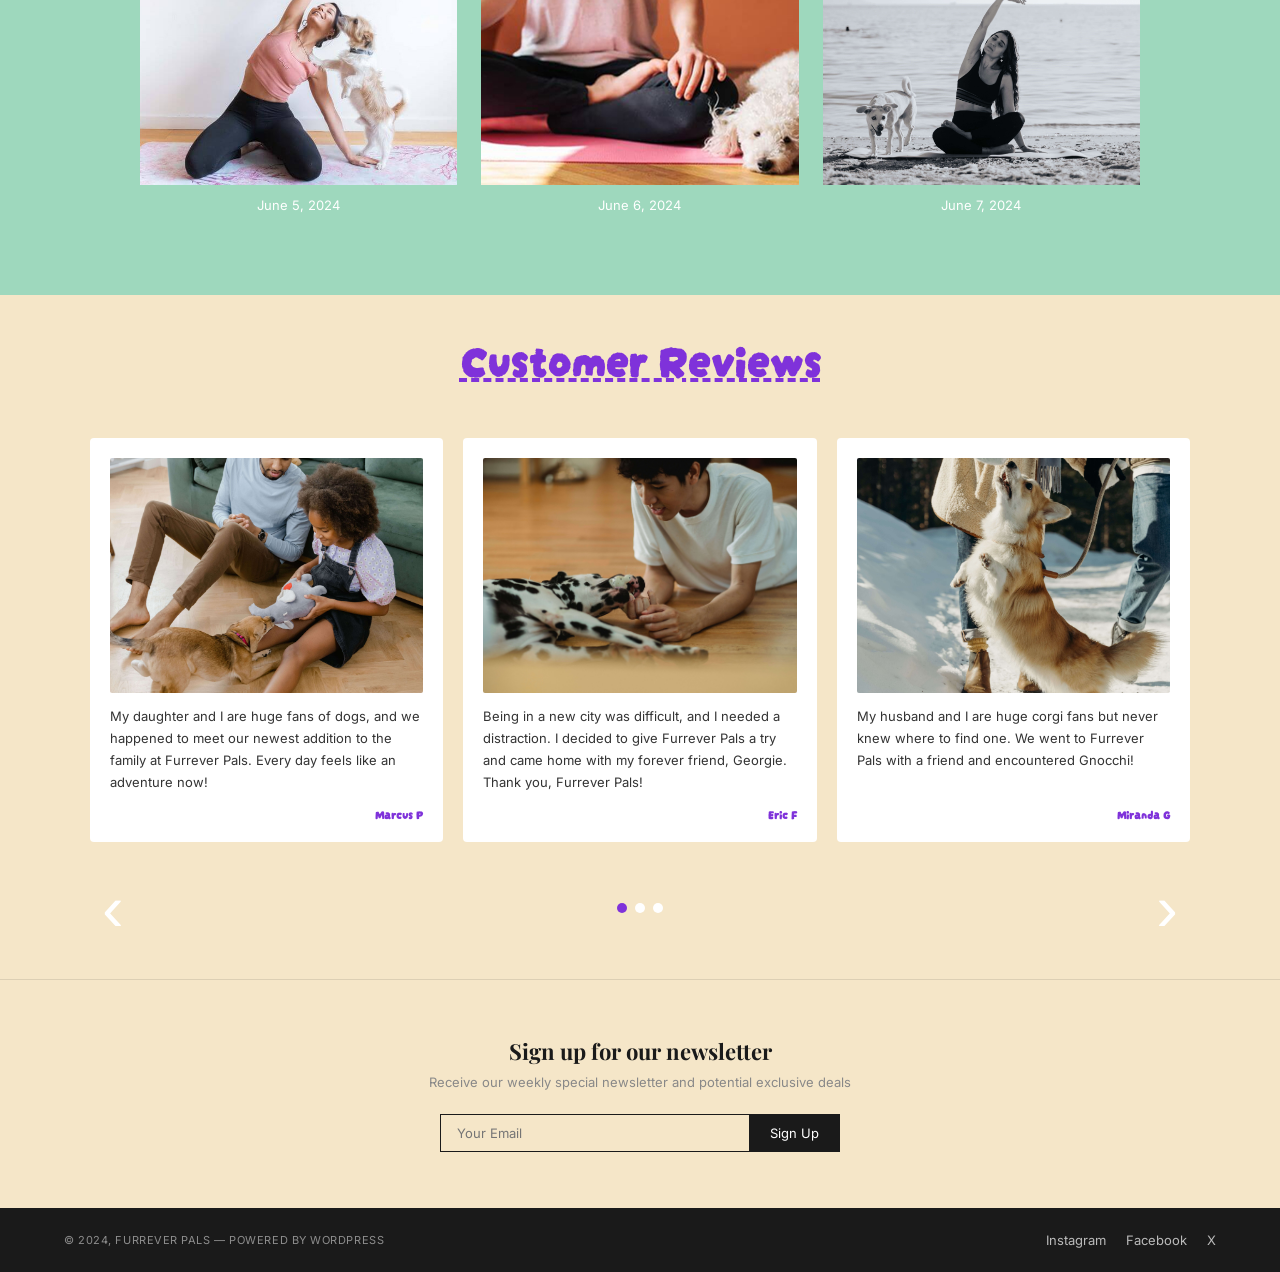
<file: FurreverPals/Home.html>
<!DOCTYPE html>
<html lang="en">
<head>
  <meta charset="UTF-8" />
  <meta name="viewport" content="width=device-width, initial-scale=1.0" />
  <title>Furrever Pals</title>
  <link rel="icon" type="image/png" href="assets/logo/furrever pals logo 1.png" />
  <link href="https://fonts.googleapis.com/css2?family=Playfair+Display:wght@400;600&family=Inter:wght@300;400;500&display=swap" rel="stylesheet" />
  <link href="https://fonts.googleapis.com/css2?family=Nunito:ital,wght@0,200..1000;1,200..1000&display=swap" rel="stylesheet">
  <link rel="stylesheet" href="style.css" />
</head>
<body>

  <!-- Announcement Bar -->
  <div class="announcement-bar">NEW MEMBERS 10% OFF
      <!-- Top Nav (icons) -->
      <nav class="top-nav">
        <div></div>
        <div></div>
        <div class="nav-right">
          <span>🔍 Search</span>
          <span>🛒</span>
          <span>👤</span>
        </div>
  </div>

</nav>

  <!-- Main Nav -->
<nav class="main-nav">
  <div class="nav-left">
    <a href="Class.html">Classes</a>
    <a href="Mission.html">Our Mission</a>
  </div>
  <div class="logo">
    <a href="Home.html">
        <img src="assets/logo/furrever pals logo 1.png" alt="logo for Furrever Pals" />
    </a>
  </div>
  <div class="nav-right">
    <a href="Adopt.html">Adoption</a>
    <a href="AboutUs.html">About Us</a>
  </div>
  <!-- Hamburger button, hidden on desktop -->
  <button class="hamburger" onclick="toggleMenu()" aria-label="Toggle menu">
    <span></span>
    <span></span>
    <span></span>
  </button>
</nav>

<!-- Mobile menu dropdown -->
<div class="mobile-menu" id="mobileMenu">
  <a href="Class.html">Classes</a>
  <a href="Mission.html">Our Mission</a>
  <a href="Adopt.html">Adoption</a>
  <a href="#">About Us</a>
</div>

  <!-- Hero Carousel -->
  <div class="hero">
    <div class="hero-placeholder">
        <img src="assets/banner/banner1.jpg" class="active" alt="hero banner" />
        <img src="assets/banner/banner2.jpg" alt="hero" />
        <img src="assets/banner/banner3.jpg" alt="hero" />
        <img src="assets/banner/banner4.jpg" alt="hero" />
    </div>
    <button class="carousel-btn prev" onclick="heroSlide(-1)">‹</button>
    <button class="carousel-btn next" onclick="heroSlide(1)">›</button>
  </div>

  <!-- About Us -->
  <section>
    <h2 class="section-title">About Us</h2>
    <div class="about-grid fade-in">
      <div class="about-image">
        <!-- Replace src with your actual image -->
        <div>
            <img src="assets/aboutus.png" alt="person doing yoga with a corgi"/>
        </div>
      </div>
      <div class="about-text">
        <p>At Furrever Pals, we believe wellness is more than a workout. It's a feeling. Our puppy yoga classes are designed to nurture your body, ease your mind, and melt away the stress of everyday life, all while surrounded by the most joyful co-instructors you will ever meet.</p>
        <p>Whether you are brand new to yoga or have been practicing for years, there is a place for you here. Furrever Pals is a space where community, movement, and pure puppy energy come together to create something a little unexpected and a lot good for you.</p>
        <p>Come as you are. Leave feeling lighter.</p>
        <a href="Mission.html" class="btn-outline">Learn More</a>
      </div>
    </div>
  </section>

  <!-- Classes of the Month -->
  <section class="classes-section-classes">
    <h2 class="class-section-title">Classes of the Month</h2>
   <div class="classes-grid fade-in">
  <div class="class-card">
    <div class="class-card-image">
      <img src="assets/banner/banner3.jpg" alt="Woman doing yoga pose with a dog on the right side" />
    </div>
    <div class="class-card-date">June 5, 2024</div>
  </div>
  <div class="class-card">
    <div class="class-card-image">
      <img src="assets/banner/banner2.jpg" alt="Woman doing yoga pose with a dog on the right side" />
    </div>
    <div class="class-card-date">June 6, 2024</div>
  </div>
  <div class="class-card">
    <div class="class-card-image">
      <img src="assets/banner/banner1.jpg" alt="Woman doing yoga pose with a dog on the right side" />
    </div>
    <div class="class-card-date">June 7, 2024</div>
  </div>
</div>
  </section>

  <!-- Customer Reviews -->
  <section class="reviews-section">
    <h2 class="section-title">Customer Reviews</h2>
    <div class="reviews-carousel fade-in">
      <div class="reviews-track" id="reviewsTrack">

        <!-- Slide 1 -->
        <div class="reviews-slide">
          <div class="review-card">
            <div class="review-image">
             <img src="assets/review/Marcus.jpg" alt="Man and daughter playing with a puppy"/>
            </div>
            <p class="review-text">My daughter and I are huge fans of dogs, and we happened to meet our newest addition to the family at Furrever Pals. Every day feels like an adventure now!</p>
            <div class="review-author">Marcus P</div>
          </div>
          <div class="review-card">
            <div class="review-image">
             <img src="assets/review/Eric.jpg" alt="Man playing with a puppy"/>
            </div>
            <p class="review-text">Being in a new city was difficult, and I needed a distraction. I decided to give Furrever Pals a try and came home with my forever friend, Georgie. Thank you, Furrever Pals!</p>
            <div class="review-author">Eric F</div>
          </div>
          <div class="review-card">
            <div class="review-image">
              <img src="assets/review/Miranda.jpg" alt="a corgi with a fluffy and bushy tail"/>
            </div>
            <p class="review-text">My husband and I are huge corgi fans but never knew where to find one. We went to Furrever Pals with a friend and encountered Gnocchi!</p>
            <div class="review-author">Miranda G</div>
          </div>
        </div>

        <!-- Slide 2 -->
        <div class="reviews-slide">
          <div class="review-card">
            <div class="review-image">
              <img src="assets/review/David.jpg" alt="a little boy hugging a golden retriever with a big smile"/>
            </div>
            <p class="review-text">My shy son was laughing with strangers within minutes. The puppies just have that effect on people!</p>
            <div class="review-author">David E</div>
          </div>
          <div class="review-card">
            <div class="review-image">
             <img src="assets/review/Jordan.jpeg" alt="a woman playing with a black puppy"/>
            </div>
            <p class="review-text">I dragged my boyfriend here thinking he would hate it. He spent the entire class with a golden retriever on his lap and we ended up bringing her home!</p>
            <div class="review-author">Jordan A</div>
          </div>
          <div class="review-card">
            <div class="review-image">
             <img src="assets/review/Rana.jpeg" alt="a woman posing with her goofy doggo"/>
            </div>
            <p class="review-text">Came for the yoga, stayed for the puppies, and somehow drove home with a new family member. Meet Lumi!</p>
            <div class="review-author">Rana O</div>
          </div>
        </div>

        <!-- Slide 3 -->
        <div class="reviews-slide">
          <div class="review-card">
            <div class="review-image">
             <img src="assets/review/Taylor.jpeg" alt="a woman smiling and hugging her corgi"/>
            </div>
            <p class="review-text">I told myself I was just there for the yoga. Then I met Waffles. Waffles lives with me now and I had zero regrets!</p>
            <div class="review-author">Taylor H</div>
          </div>
          <div class="review-card">
            <div class="review-image">
             <img src="assets/review/Michelle.jpeg" alt="a woman doing paw with her doggo"/>
            </div>
            <p class="review-text">My kids begged me for a dog for years. One class at Furrever Pals and I finally understood why. We adopted Butterscotch on the spot.</p>
            <div class="review-author">Michelle P</div>
          </div>
          <div class="review-card">
            <div class="review-image">
              <img src="assets/review/James.jpg" alt="Man hugging a big fluffy white dog"/>
            </div>
            <p class="review-text">We went as a couple and came home as a family of three. Our new pup Dumpling has been the best decision we ever made.</p>
            <div class="review-author">James L</div>
          </div>
        </div>

      </div>

      <!-- Dots + Arrows -->
      <div class="reviews-nav">
        <button class="carousel-btn-sm" onclick="reviewSlide(-1)">‹</button>
        <div class="reviews-dots" id="reviewDots"></div>
        <button class="carousel-btn-sm" onclick="reviewSlide(1)">›</button>
      </div>
    </div>
  </section>

  <!-- Newsletter -->
  <div class="newsletter-section">
    <h3>Sign up for our newsletter</h3>
    <p>Receive our weekly special newsletter and potential exclusive deals</p>
    <div class="newsletter-form">
      <input type="email" placeholder="Your Email" />
      <button>Sign Up</button>
    </div>
  </div>

  <!-- Footer -->
  <footer>
    <div class="footer-copy">© 2024, Furrever Pals — Powered by WordPress</div>
    <div class="social-links">
      <a href="#">Instagram</a>
      <a href="#">Facebook</a>
      <a href="#">X</a>
    </div>
  </footer>

 <script>
  // ── Reviews Carousel ──
  let currentPage = 0;

  function goToPage(page) {
    const track = document.getElementById('reviewsTrack');
    const slides = track.querySelectorAll('.reviews-slide');
    const totalPages = slides.length;
    currentPage = (page + totalPages) % totalPages;
    track.style.transform = `translateX(-${currentPage * 100}%)`;
    document.querySelectorAll('.dot').forEach((d, i) => {
      d.classList.toggle('active', i === currentPage);
    });
  }

  function reviewSlide(dir) { goToPage(currentPage + dir); }

  function setupReviews() {
    const isMobile = window.innerWidth < 768;
    const allCards = Array.from(document.querySelectorAll('.review-card'));
    const track = document.getElementById('reviewsTrack');
    const dotsContainer = document.getElementById('reviewDots');

    track.innerHTML = '';
    dotsContainer.innerHTML = '';
    currentPage = 0;
    track.style.transform = 'translateX(0)';

    const cardsPerSlide = isMobile ? 1 : 3;
    const totalSlides = Math.ceil(allCards.length / cardsPerSlide);

    for (let i = 0; i < totalSlides; i++) {
      const slide = document.createElement('div');
      slide.className = 'reviews-slide';
      for (let j = i * cardsPerSlide; j < Math.min((i + 1) * cardsPerSlide, allCards.length); j++) {
        slide.appendChild(allCards[j]);
      }
      track.appendChild(slide);
    }

    for (let i = 0; i < totalSlides; i++) {
      const dot = document.createElement('div');
      dot.className = 'dot' + (i === 0 ? ' active' : '');
      dot.onclick = () => goToPage(i);
      dotsContainer.appendChild(dot);
    }
  }

  // ── Fade In on Scroll ──
const fadeElements = document.querySelectorAll('.fade-in');

const observer = new IntersectionObserver((entries) => {
  entries.forEach(entry => {
    if (entry.isIntersecting) {
      entry.target.classList.add('visible');
      observer.unobserve(entry.target); // only animate once
    }
  });
}, {
  threshold: 0.15 // triggers when 15% of element is visible
});

fadeElements.forEach(el => observer.observe(el));

  //hamburger menu
  function toggleMenu() {
  const menu = document.getElementById('mobileMenu');
  const hamburger = document.querySelector('.hamburger');
  menu.classList.toggle('open');
  hamburger.classList.toggle('open');
}

  // ── Hero Carousel ──
  const heroImgs = document.querySelectorAll('.hero-placeholder img');
  let heroIndex = 0;
  let heroTimer;

  if (heroImgs.length > 0) heroImgs[0].classList.add('active');

  function heroSlide(dir) {
    heroImgs[heroIndex].classList.remove('active');
    heroIndex = (heroIndex + dir + heroImgs.length) % heroImgs.length;
    heroImgs[heroIndex].classList.add('active');
    resetHeroTimer();
  }

  function resetHeroTimer() {
    clearInterval(heroTimer);
    heroTimer = setInterval(() => heroSlide(1), 4000);
  }

  // Run on load and resize
  setupReviews();
  window.addEventListener('resize', setupReviews);
  resetHeroTimer();
</script>

</body>
</html>
</file>
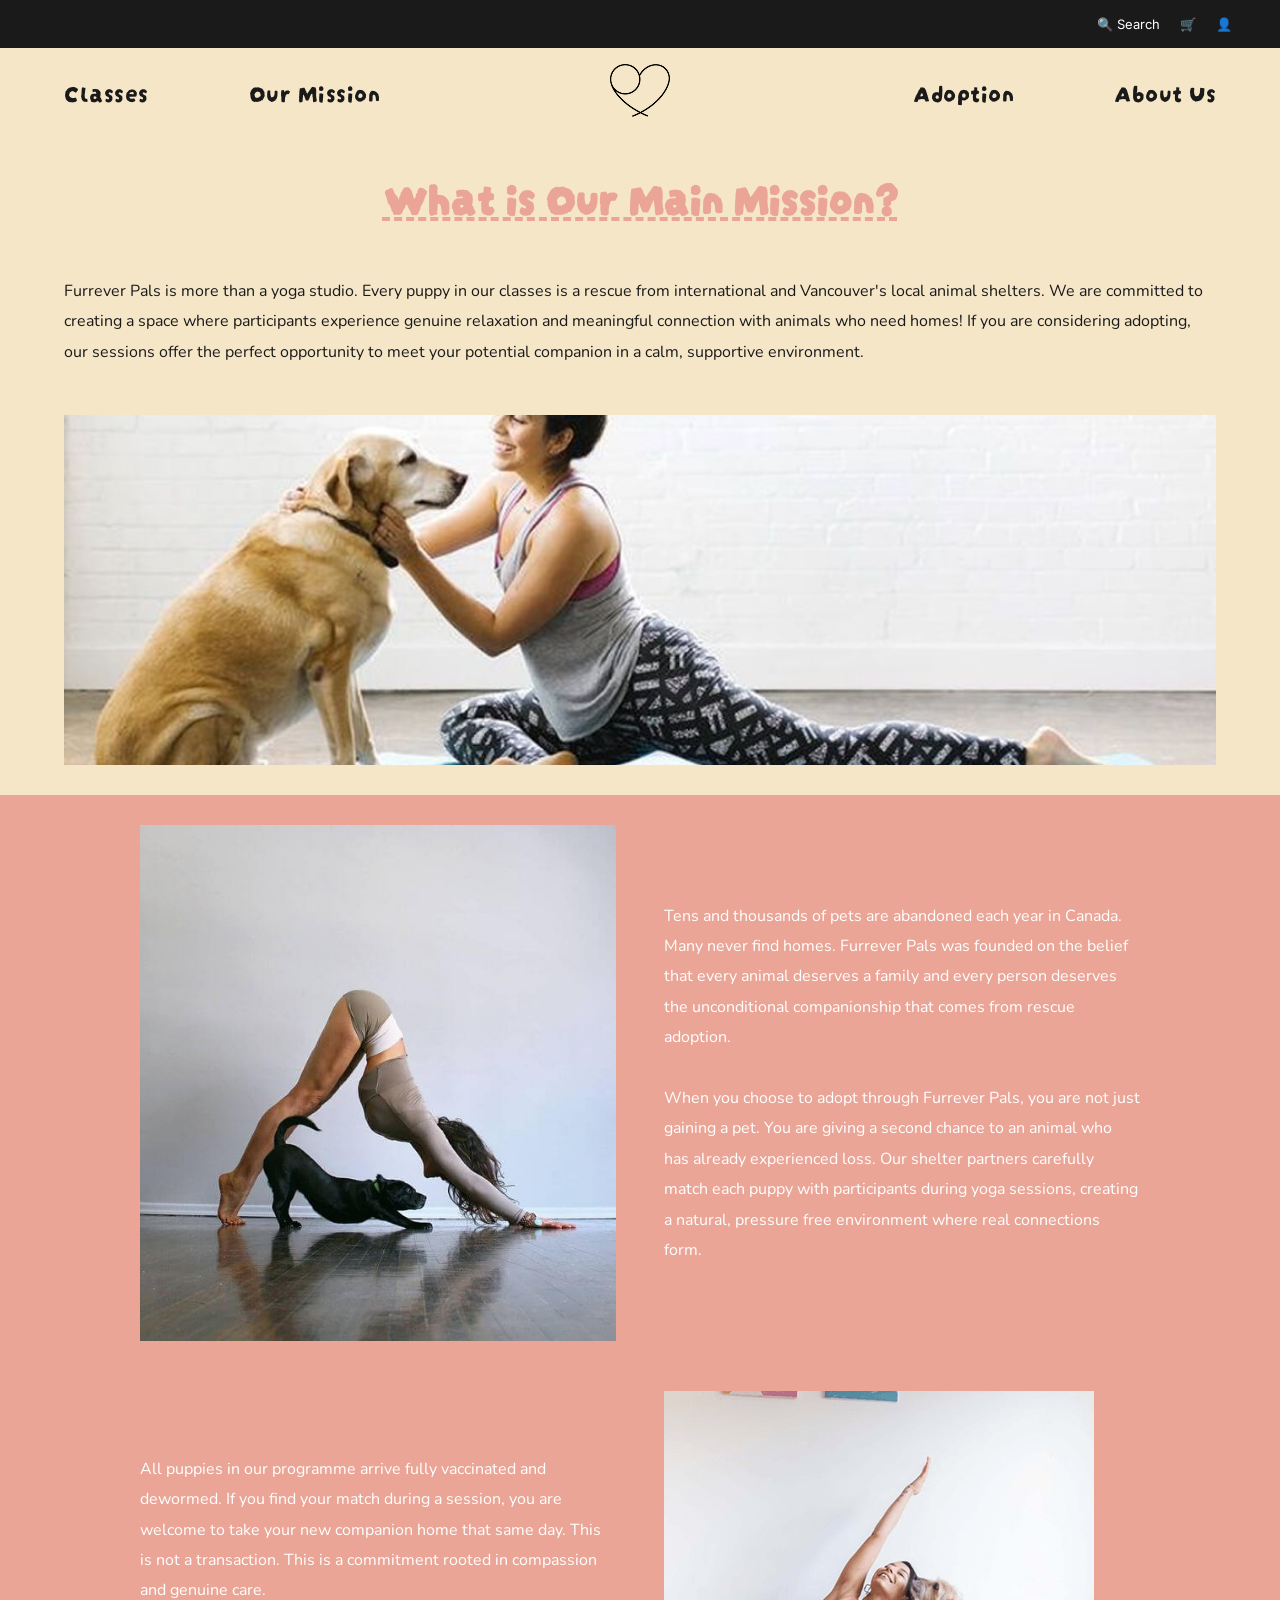
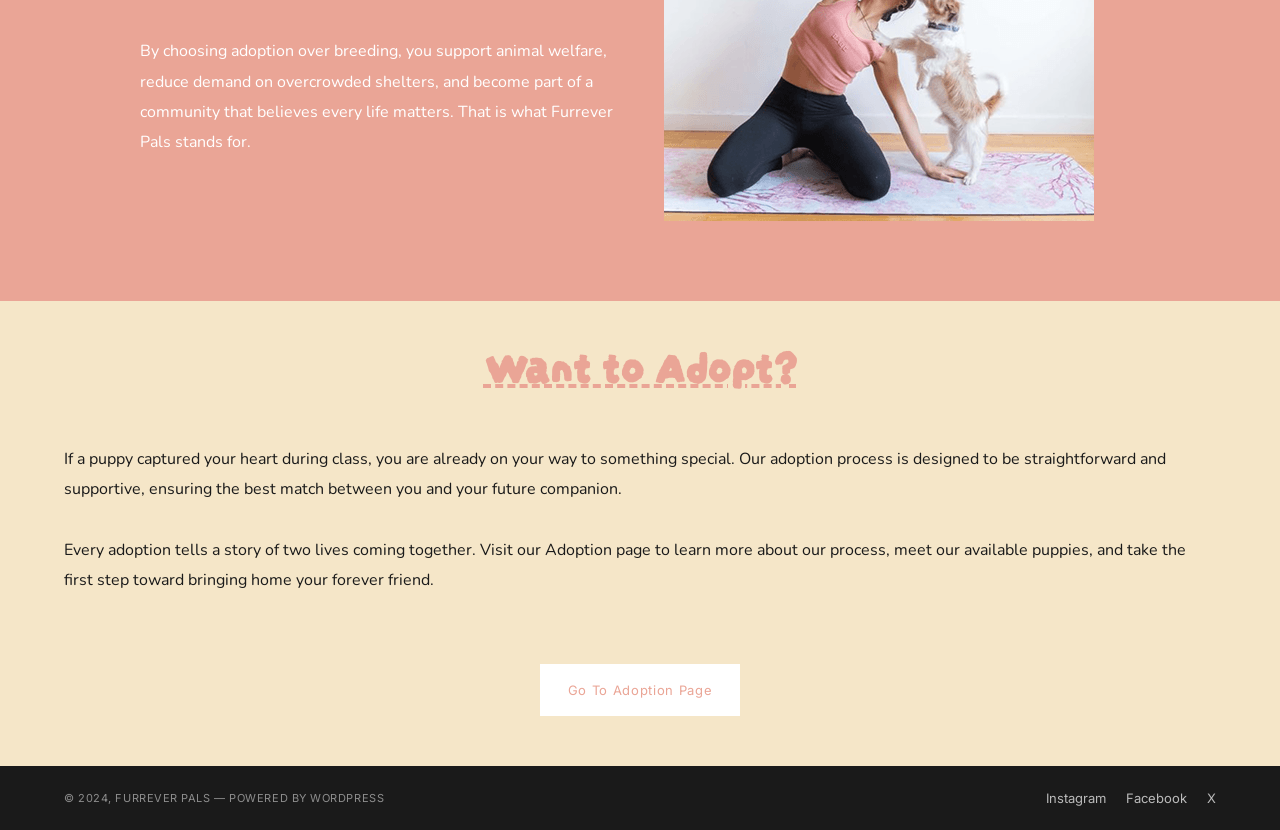
<file: FurreverPals/Mission.html>
<!DOCTYPE html>
<html lang="en">
<head>
    <meta charset="UTF-8">
    <meta name="viewport" content="width=device-width, initial-scale=1.0">
    <title>Our Mission</title>
    <link rel="icon" type="image/png" href="assets/logo/furrever pals logo 1.png" />
    <link href="https://fonts.googleapis.com/css2?family=Playfair+Display:wght@400;600&family=Inter:wght@300;400;500&display=swap" rel="stylesheet" />
    <link href="https://fonts.googleapis.com/css2?family=Nunito:ital,wght@0,200..1000;1,200..1000&display=swap" rel="stylesheet">
    <link rel="stylesheet" href="style.css" />
</head>
<body>

    <!-- Top Nav (icons) -->
  <nav class="top-nav">
    <div></div>
    <div></div>
    <div class="nav-right">
      <span>🔍 Search</span>
      <span>🛒</span>
      <span>👤</span>
    </div>
  </nav>

     <!-- Main Nav -->
<nav class="main-nav">
  <div class="nav-left">
    <a href="Class.html">Classes</a>
    <a href="Mission.html">Our Mission</a>
  </div>
 <div class="logo">
    <a href="Index.html">
        <img src="assets/logo/furrever pals logo 1.png" alt="logo for Furrever Pals" />
    </a>
  </div>
  <div class="nav-right">
    <a href="Adopt.html">Adoption</a>
    <a href="AboutUs.html">About Us</a>
  </div>

  <!-- Hamburger button, hidden on desktop -->
  <button class="hamburger" onclick="toggleMenu()" aria-label="Toggle menu">
    <span></span>
    <span></span>
    <span></span>
  </button>
</nav>

<!-- Mobile menu dropdown -->
<div class="mobile-menu" id="mobileMenu">
  <a href="Class.html">Classes</a>
  <a href="Mission.html">Our Mission</a>
  <a href="Adopt.html">Adoption</a>
  <a href="AboutUs.html">About Us</a>
</div>

<!-- the top section of the page -->
<section>
  <h2 class="mission-section-subtitle ">What is Our Main Mission?</h2>
  <div>
    <p class="mission-paragraph">Furrever Pals is more than a yoga studio. Every puppy in our classes is a rescue from international and Vancouver's local animal shelters. We are committed to creating a space where participants experience genuine relaxation and meaningful connection with animals who need homes! If you are considering adopting, our sessions offer the perfect opportunity to meet your potential companion in a calm, supportive environment.</p>
    <img src="assets/mission/mission-banner.jpg" alt="woman doing yoga with a golden retriever" class="mission-banner"/>
  </div>
</section>

<section class="mission-section mission-section">

  <!-- Row 1: image left, text right -->
  <div class="mission-row fade-in">
    <div class="mission-image">
      <img src="assets/mission/mission-pic1.jpeg" alt="mission image 1" />
    </div>
    <div class="mission-right">
      <p class="mission-s-paragraph">Tens and thousands of pets are abandoned each year in Canada. Many never find homes. Furrever Pals was founded on the belief that every animal deserves a family and every person deserves the unconditional companionship that comes from rescue adoption.
        <br>
        <br>
        When you choose to adopt through Furrever Pals, you are not just gaining a pet. You are giving a second chance to an animal who has already experienced loss. Our shelter partners carefully match each puppy with participants during yoga sessions, creating a natural, pressure free environment where real connections form.</p>
    </div>
  </div>

  <!-- Row 2: text left, image right -->
  <div class="mission-row reverse fade-in">
    <div class="mission-image">
      <img src="assets/mission/mission-pic2.png" alt="mission image 2" />
    </div>
    <div class="mission-text">
      <p class="mission-s-paragraph">All puppies in our programme arrive fully vaccinated and dewormed. If you find your match during a session, you are welcome to take your new companion home that same day. This is not a transaction. This is a commitment rooted in compassion and genuine care.
        <br>
        <br>
        By choosing adoption over breeding, you support animal welfare, reduce demand on overcrowded shelters, and become part of a community that believes every life matters. That is what Furrever Pals stands for.</p>
    </div>
  </div>
  </section>

  <section>
  <div>
    <h2 class="mission-section-subtitle"> Want to Adopt?</h2>
    <div class="mission-paragraph">
      <p>
      If a puppy captured your heart during class, you are already on your way to something special. Our adoption process is designed to be straightforward and supportive, ensuring the best match between you and your future companion.
      <br>
      <br>
      Every adoption tells a story of two lives coming together. Visit our Adoption page to learn more about our process, meet our available puppies, and take the first step toward bringing home your forever friend.
      </p>
    </div>
     <div class="adopt-btn-container">
            <a href="Adopt.html" class="adopt-btn-outline">Go To Adoption Page</a>
        </div>
  </div>
  
</section>

<!-- Footer -->
 <footer>
   <div class="footer-copy">© 2024, Furrever Pals — Powered by WordPress</div>
   <div class="social-links">
     <a href="#">Instagram</a>
     <a href="#">Facebook</a>
     <a href="#">X</a>
   </div>
 </footer>

 <script>
   //hamburger menu
  function toggleMenu() {
  const menu = document.getElementById('mobileMenu');
  const hamburger = document.querySelector('.hamburger');
  menu.classList.toggle('open');
  hamburger.classList.toggle('open');
}

// ── Fade In on Scroll ──
const fadeElements = document.querySelectorAll('.fade-in');

const observer = new IntersectionObserver((entries) => {
  entries.forEach(entry => {
    if (entry.isIntersecting) {
      entry.target.classList.add('visible');
      observer.unobserve(entry.target); // only animate once
    }
  });
}, {
  threshold: 0.15 // triggers when 15% of element is visible
});

fadeElements.forEach(el => observer.observe(el));

 </script>
</body>
</html>
</file>
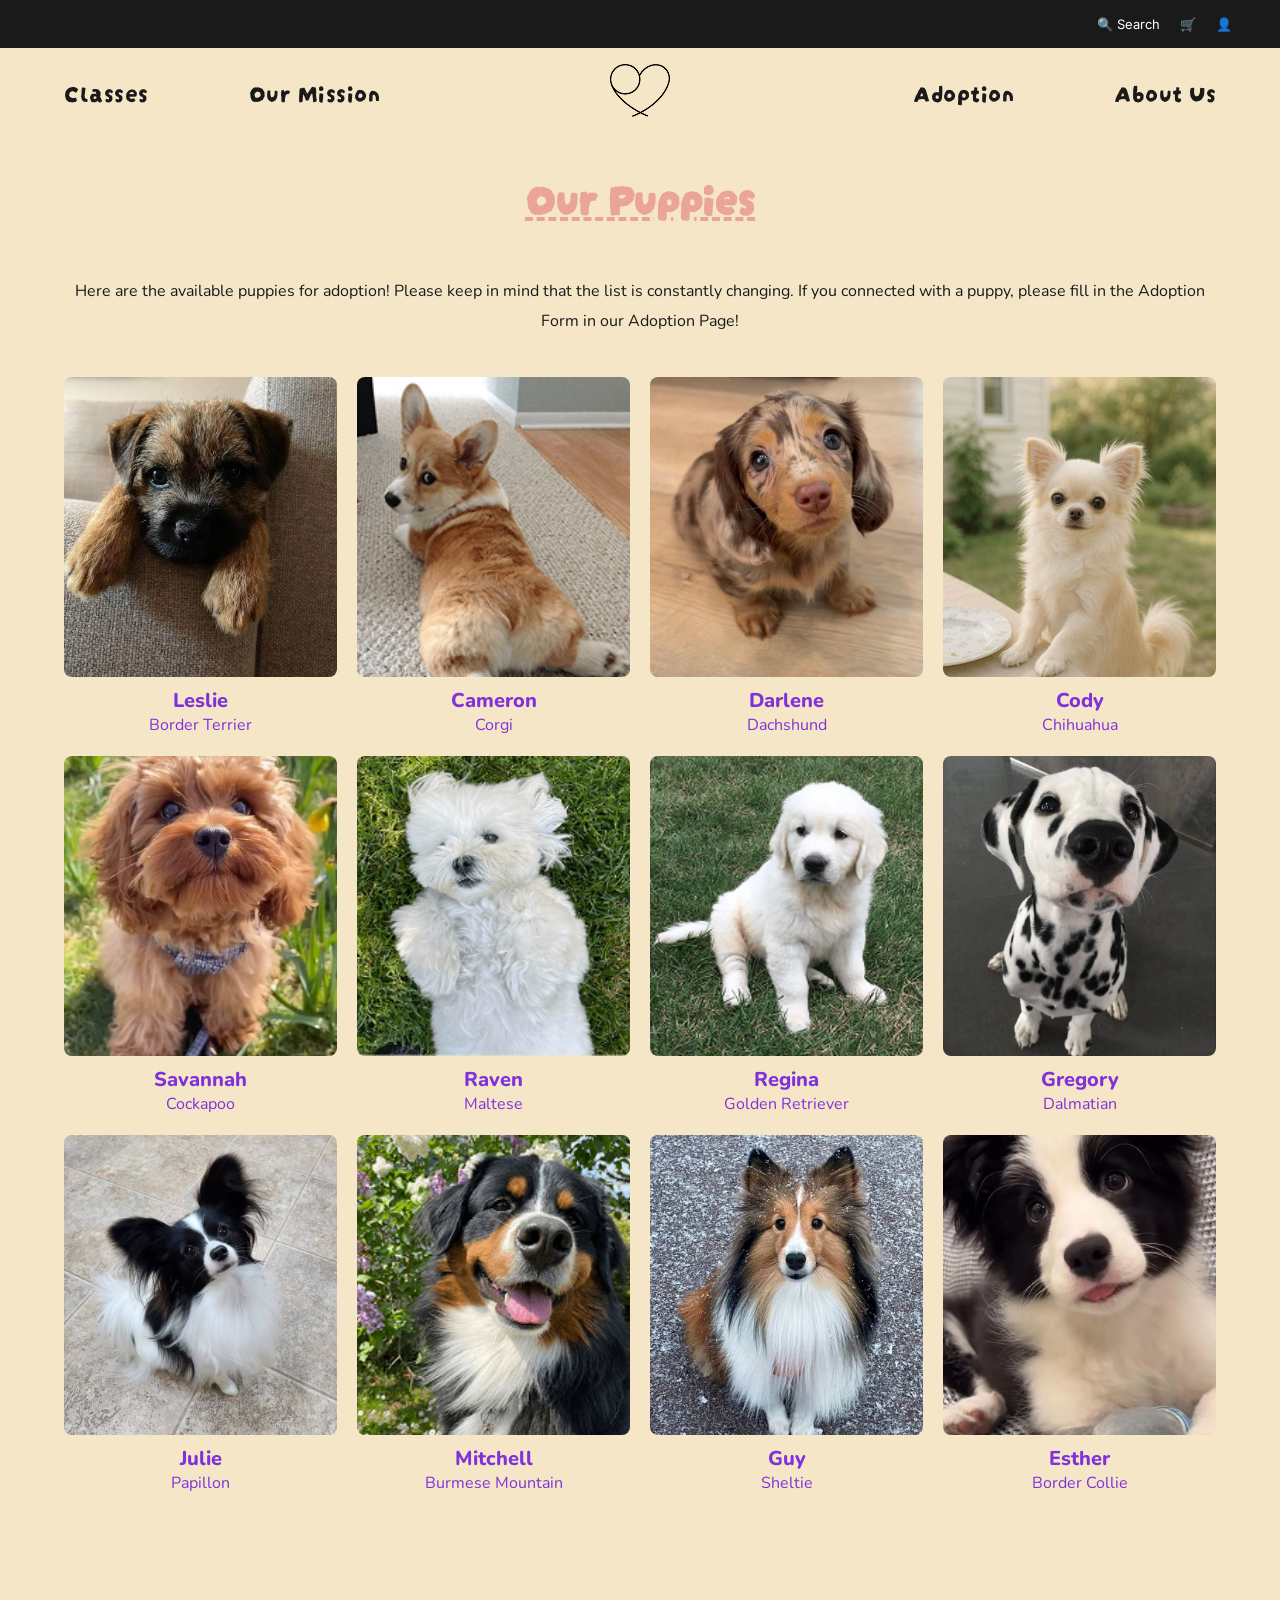
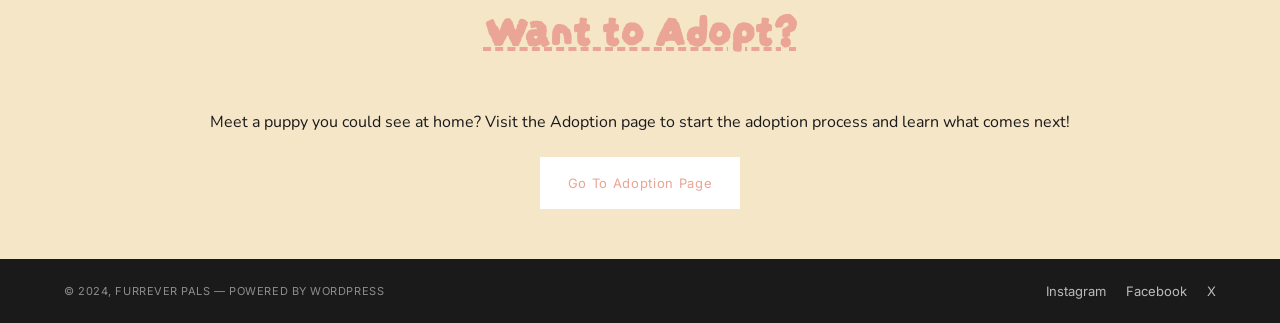
<file: FurreverPals/PuppyList.html>
<!DOCTYPE html>
<html lang="en">
<head>
    <meta charset="UTF-8">
    <meta name="viewport" content="width=device-width, initial-scale=1.0">
    <title>Available Puppies</title>
    <link rel="icon" type="image/png" href="assets/logo/furrever pals logo 1.png" />
    <link href="https://fonts.googleapis.com/css2?family=Playfair+Display:wght@400;600&family=Inter:wght@300;400;500&display=swap" rel="stylesheet" />
    <link href="https://fonts.googleapis.com/css2?family=Nunito:ital,wght@0,200..1000;1,200..1000&display=swap" rel="stylesheet">
    <link rel="stylesheet" href="style.css" />
</head>
<body>

    <!-- Top Nav (icons) -->
  <nav class="top-nav">
    <div></div>
    <div></div>
    <div class="nav-right">
      <span>🔍 Search</span>
      <span>🛒</span>
      <span>👤</span>
    </div>
  </nav>

     <!-- Main Nav -->
<nav class="main-nav">
  <div class="nav-left">
    <a href="Class.html">Classes</a>
    <a href="Mission.html">Our Mission</a>
  </div>
 <div class="logo">
    <a href="Index.html">
        <img src="assets/logo/furrever pals logo 1.png" alt="logo for Furrever Pals" />
    </a>
  </div>
  <div class="nav-right">
    <a href="Adopt.html">Adoption</a>
    <a href="#">About Us</a>
  </div>

  <!-- Hamburger button, hidden on desktop -->
  <button class="hamburger" onclick="toggleMenu()" aria-label="Toggle menu">
    <span></span>
    <span></span>
    <span></span>
  </button>
</nav>

<!-- Mobile menu dropdown -->
<div class="mobile-menu" id="mobileMenu">
  <a href="Class.html">Classes</a>
  <a href="Mission.html">Our Mission</a>
  <a href="Adopt.html">Adoption</a>
  <a href="AboutUs.html">About Us</a>
</div>

<!-- the puppy list -->
<section class="puppies-section">
  <h2 class="puppy-section-title">Our Puppies</h2>
  <p class="adoption-end-paragraph">Here are the available puppies for adoption! Please keep in mind that the list is constantly changing. If you connected with a puppy, please fill in the Adoption Form in our Adoption Page!</p>
  <div class="puppies-grid">
    
    <div class="puppy-card">
      <div class="puppy-image">
        <img src="assets/puppies/leslie.jpeg" alt="Puppy photo of Border Terrier" />
      </div>
      <p class="puppy-name">Leslie</p>
      <p class="puppy-breed">Border Terrier</p>
    </div>

    <div class="puppy-card">
      <div class="puppy-image">
        <img src="assets/puppies/cameron.png" alt="Puppy photo of Corgi" />
      </div>
      <p class="puppy-name">Cameron</p>
      <p class="puppy-breed">Corgi</p>
    </div>
    <div class="puppy-card">
      <div class="puppy-image">
        <img src="assets/puppies/darlene.jpeg" alt="Puppy photo of Dachshund" />
      </div>
      <p class="puppy-name">Darlene</p>
      <p class="puppy-breed">Dachshund</p>
    </div>
    <div class="puppy-card">
      <div class="puppy-image">
        <img src="assets/puppies/cody.jpeg" alt="Puppy photo of Chihuahua" />
      </div>
      <p class="puppy-name">Cody</p>
      <p class="puppy-breed">Chihuahua</p>
    </div>
    <div class="puppy-card">
      <div class="puppy-image">
        <img src="assets/puppies/savannah.jpeg" alt="Puppy photo of Cockapoo" />
      </div>
      <p class="puppy-name">Savannah</p>
      <p class="puppy-breed">Cockapoo</p>
    </div>
    <div class="puppy-card">
      <div class="puppy-image">
        <img src="assets/puppies/raven.png" alt="Puppy photo of Maltese" />
      </div>
      <p class="puppy-name">Raven</p>
      <p class="puppy-breed">Maltese</p>
    </div>
    <div class="puppy-card">
      <div class="puppy-image">
        <img src="assets/puppies/regina.png" alt="Puppy photo of Golden Retriever" />
      </div>
      <p class="puppy-name">Regina</p>
      <p class="puppy-breed">Golden Retriever</p>
    </div>
    <div class="puppy-card">
      <div class="puppy-image">
        <img src="assets/puppies/gregory.jpeg" alt="Puppy photo of Dalmatian" />
      </div>
      <p class="puppy-name">Gregory</p>
      <p class="puppy-breed">Dalmatian</p>
    </div>
    <div class="puppy-card">
      <div class="puppy-image">
        <img src="assets/puppies/julie.jpeg" alt="Puppy photo of Papillon" />
      </div>
      <p class="puppy-name">Julie</p>
      <p class="puppy-breed">Papillon</p>
    </div>
    <div class="puppy-card">
      <div class="puppy-image">
        <img src="assets/puppies/mitchell.png" alt="Puppy photo of Burmese Mountain" />
      </div>
      <p class="puppy-name">Mitchell</p>
      <p class="puppy-breed">Burmese Mountain</p>
    </div>
    <div class="puppy-card">
      <div class="puppy-image">
        <img src="assets/puppies/guy.jpeg" alt="Puppy photo of Sheltie" />
      </div>
      <p class="puppy-name">Guy</p>
      <p class="puppy-breed">Sheltie</p>
    </div>
    <div class="puppy-card">
      <div class="puppy-image">
        <img src="assets/puppies/esther.jpeg" alt="Puppy photo of Border Collie" />
      </div>
      <p class="puppy-name">Esther</p>
      <p class="puppy-breed">Border Collie</p>
    </div>
</div>
</section>

<section>
    <div>
        <h2 class="puppy-section-title">Want to Adopt?</h2>
        <p class="adoption-end-paragraph">Meet a puppy you could see at home? Visit the Adoption page to start the adoption process and learn what comes next!</p>
        <div class="adopt-btn-container">
            <a href="Adopt.html" class="adopt-btn-outline">Go To Adoption Page</a>
        </div>
    </div>
</section>

<!-- Footer -->
 <footer>
   <div class="footer-copy">© 2024, Furrever Pals — Powered by WordPress</div>
   <div class="social-links">
     <a href="#">Instagram</a>
     <a href="#">Facebook</a>
     <a href="#">X</a>
   </div>
 </footer>

 <script>
   //hamburger menu
  function toggleMenu() {
  const menu = document.getElementById('mobileMenu');
  const hamburger = document.querySelector('.hamburger');
  menu.classList.toggle('open');
  hamburger.classList.toggle('open');
}

// ── Fade In on Scroll ──
const fadeElements = document.querySelectorAll('.fade-in');

const observer = new IntersectionObserver((entries) => {
  entries.forEach(entry => {
    if (entry.isIntersecting) {
      entry.target.classList.add('visible');
      observer.unobserve(entry.target); // only animate once
    }
  });
}, {
  threshold: 0.15 // triggers when 15% of element is visible
});

fadeElements.forEach(el => observer.observe(el));

 </script>
</body>
</html>
</file>
<file: FurreverPals/style.css>
/* ── Reset ── */
    *, *::before, *::after { box-sizing: border-box; margin: 0; padding: 0; }
    img { display: block; max-width: 100%; }
    a { text-decoration: none; color: inherit; }

    /* ── Tokens ── */
    :root {
      --cream: #F5E6C8;
      --yellow: #F0D080;
      --black: #1a1a1a;
      --white: #ffffff;
      --grey: #888;
      --card-bg: #ffffff;
      --pink: #eaa596;
      --mint: #9ed8bd;
      --purple: #7f32da;
      --font-display: 'Playfair Display', serif;
      --font-body: 'Inter', sans-serif;
      --font-h1: 'DarumaDrip';
    }


    /* font */
    @font-face {
    font-family: 'DarumaDrop';
    src: url('assets/fonts/DarumadropOne-Regular.ttf') format('truetype');
    }
    @font-face {
    font-family: 'Nunito';
    src: url('assets/fonts/Nunito-VariableFont_wght.ttf') format('truetype');
    }

    body {
      font-family: var(--font-body);
      background: var(--cream);
      color: var(--black);
    }

    /* ── Announcement Bar ── */
    .announcement-bar {
      background: var(--black);
      color: var(--white);
      text-align: center;
      padding: 8px 16px;
      font-size: 12px;
      letter-spacing: 0.05em;
    }

    /* ── Top Nav ── */
    .top-nav {
      background: var(--black);
      display: grid;
      grid-template-columns: 1fr auto 1fr;
      align-items: center;
      padding: 0 48px;
      height: 48px;
    }

    .top-nav .nav-right {
      display: flex;
      gap: 20px;
      justify-content: flex-end;
      align-items: center;
      color: var(--white);
      font-size: 13px;
    }

    .top-nav .nav-right span { cursor: pointer; }

    /* ── Main Nav ── */
    .main-nav {
    display: grid;
    grid-template-columns: 1fr auto 1fr;
    align-items: center;
    padding: 16px 48px;
    }

    .main-nav .nav-left,
    .main-nav .nav-right {
      display: flex;
      gap: 100px;
      font-size: 25px;
      font-weight: 500;
      letter-spacing: 0.02em;
      font-family: 'Darumadrop';
    }

    .main-nav .nav-right { justify-content: flex-end; }

    .main-nav .logo {
      font-family: var(--font-display);
      font-size: 50px;
      font-weight: 600;
      text-align: center;
    }

    .main-nav a:hover { 
        color: var(--purple);
        text-decoration: underline;
    }

    /* ── Hamburger ── */
.hamburger {
  display: none;
  flex-direction: column;
  gap: 5px;
  background: none;
  border: none;
  cursor: pointer;
  padding: 4px;
}

.hamburger span {
  display: block;
  width: 24px;
  height: 2px;
  background: var(--black);
  transition: all 0.3s ease;
}

/* Hamburger X animation when open */
.hamburger.open span:nth-child(1) {
  transform: translateY(7px) rotate(45deg);
}

.hamburger.open span:nth-child(2) {
  opacity: 0;
}

.hamburger.open span:nth-child(3) {
  transform: translateY(-7px) rotate(-45deg);
}


/* ── Mobile Menu ── */
.mobile-menu {
  display: none;
  flex-direction: column;
  background: var(--cream);
  border-top: 1px solid rgba(0,0,0,0.1);
  padding: 16px 24px;
  gap: 16px;
}

.mobile-menu a {
  font-size: 16px;
  font-weight: 500;
  padding: 8px 0;
  border-bottom: 1px solid rgba(0,0,0,0.06);
  font-family: 'Darumadrop';
}

.mobile-menu.open {
  display: flex;
}

    /* ── Hero Carousel ── */
.hero {
  position: relative;
  width: 100%;
  height: 420px;
  overflow: hidden;
  background: #ccc;
}

.hero-placeholder {
  position: relative;
  width: 100%;
  height: 100%;
}

.hero-placeholder img {
  position: absolute;
  top: 0;
  left: 0;
  width: 100%;
  height: 100%;
  object-fit: cover;
  opacity: 0;
  transition: opacity 0.8s ease-in-out;
  
}

.hero-placeholder img.active {
  opacity: 1;
}

    .carousel-btn {
      position: absolute;
      top: 50%;
      transform: translateY(-50%);
      background: var(--cream);
      border: none;
      border-radius: 50%;
      width: 40px;
      height: 40px;
      font-size: 18px;
      cursor: pointer;
      display: flex;
      align-items: center;
      justify-content: center;
      transition: background 0.2s;
    }

    .carousel-btn:hover { background: var(--pink); }
    .carousel-btn.prev { left: 20px; }
    .carousel-btn.next { right: 20px; }

    /* ── Sections ── */
    section { padding: 72px 48px; }

    .section-title {
      font-family: 'DarumaDrop', sans-serif;
      font-size: 45px;
      text-decoration: underline dashed 3.5px;
      font-weight: 600;
      text-align: center;
      margin-bottom: 48px;
      color: var(--purple);
    }
    .mission-section-title {
      font-family: 'DarumaDrop', sans-serif;
      font-size: 45px;
      text-decoration: underline dashed 3.5px;
      font-weight: 600;
      text-align: center;
      margin-bottom: 48px;
      color: var(--white);
    }
    .mission-section-subtitle {
      font-family: 'DarumaDrop', sans-serif;
      font-size: 45px;
      text-decoration: underline dashed 3.5px;
      font-weight: 600;
      text-align: center;
      margin-bottom: 48px;
      color: var(--pink);
    }
    .adopt-section-subtitle {
      font-family: 'DarumaDrop', sans-serif;
      font-size: 45px;
      text-decoration: underline dashed 3.5px;
      font-weight: 600;
      text-align: center;
      margin-bottom: 48px;
      color: var(--pink);
    }
    .adoption-section-title {
      font-family: 'DarumaDrop', sans-serif;
      font-size: 45px;
      text-decoration: underline dashed 3.5px;
      font-weight: 600;
      text-align: center;
      margin-bottom: 48px;
      color: var(--cream);
    }
    .adoption-paragraph {
      justify-content: center;
      justify-self: center;
      line-height: 1.9;
      color: var(--black);
      font-family: 'Nunito';
    }
    .adoption-end-paragraph {
      justify-content: center;
      justify-self: center;
      text-align: center;
      line-height: 1.9;
      font-family: 'Nunito';
    }

    .adoption-s-paragraph {
      justify-content: left;
      text-align: left;
      line-height: 1.9;
      padding-bottom: 3rem;
      color: var(--white);
      font-family: 'Nunito';
    }
    .class-paragraph {
      justify-content: center;
      justify-self: center;
      line-height: 1.9;
      color: var(--black);
      padding-bottom: 2rem;
      font-family: 'Nunito';
    }
    .class-end-paragraph {
      justify-content: center;
      text-align: center;
      line-height: 1.9;
      font-family: 'Nunito';
    }

    .class-s-paragraph {
      justify-content: center;
      justify-self: center;
      line-height: 1.9;
      padding-bottom: 3rem;
      color: var(--white);
      font-family: 'Nunito';
    }

    .class-name {
      font-weight: 500;
      font-size: 24px;
      margin: 1px;
      font-family: 'Nunito';
      color: var(--black);
    }

    .class-price {
      font-weight: 500;
      font-size: 16px;
      margin: 0;
      font-family: 'Nunito';
      color: var(--black);
      padding-top: 10px;
    }
    

    .class-section-title {
      font-family: 'DarumaDrop', sans-serif;
      font-size: 45px;
      text-decoration: underline dashed 3.5px;
      font-weight: 600;
      text-align: center;
      margin-bottom: 48px;
      color: var(--pink);
    }

    .puppy-section-title {
      font-family: 'DarumaDrop', sans-serif;
      font-size: 45px;
      text-decoration: underline dashed 3.5px;
      font-weight: 600;
      text-align: center;
      margin-bottom: 48px;
      color: var(--pink);
    }

    /* ── About Us ── */
    .about-grid {
      display: grid;
      grid-template-columns: 1fr 1fr;
      gap: 64px;
      align-items: center;
      max-width: 1000px;
      margin: 0 auto;
    }

    .about-image {
      width: 100%;
      aspect-ratio: 4.5/5;
      
      border-radius: 4px;
      overflow: hidden;
      border: 5px solid var(--mint);
      border-style: dotted;
    }

    .about-image img {
      width: 100%;
      height: 100%;
      object-fit: cover;
    }

    .about-text p {
      font-size: 15px;
      line-height: 1.8;
      color: #333;
      margin-bottom: 32px;
      font-family: 'Nunito';
    }

    /* Class list*/
  .class-image {
  position: relative;
  width: 100%;
  aspect-ratio: 1/1;
  overflow: hidden; /* add this */
  background: var(--white);
}

.class-image img {
  width: 100%;
  height: 100%;
  object-fit: cover;      /* fills the box without stretching */
  object-position: center; /* centres the image */
  display: block;
  object-fit: contain; 
}


.favourite-btn {
  position: absolute;
  bottom: 8px;
  right: 8px;
  width: 36px;
  height: 36px;
  font-size: 25px;
  cursor: pointer;
  display: flex;
  align-items: center;
  justify-content: center;
  transition: transform 0.2s ease;
  background: none;
  border: none;
}

.favourite-btn:hover {
  transform: scale(1.15);
}

.favourite-btn.active {
  color: var(--mint);
}



    .btn-outline {
      display: inline-block;
      background: var(--white);
      padding: 10px 28px;
      font-size: 13px;
      letter-spacing: 0.05em;
      cursor: pointer;
      transition: all 0.2s;
      font-family: var(--font-body);
      color: var(--pink);
    }

    .btn-outline:hover {
      background: var(--pink);
      color: var(--white);
    }

    /* for the adoption file*/
    .adopt-btn-outline {
    display: inline-block;
    padding: 18px 28px;
    font-size: 13px;
    letter-spacing: 0.05em;
    cursor: pointer;
    transition: all 0.2s;
    font-family: var(--font-body);
    color: var(--pink);
    background: var(--white);
    margin: 20px 20px;
  }
  .adopt-btn-container {
    text-align: center;
    
  }

    .adopt-btn-outline:hover {
      background: var(--pink);
      color: var(--white);
    }

    /* ── Classes of the Month ── */
    .classes-section-classes { background: var(--mint); }

    /* ── Mission page's Our Mission section, need to rename this section tho ── */
    .mission-section { background: var(--pink); }

    /* ── Adoption page's Adoption section, need to rename this section tho ── */
    .adoption-section { background: var(--pink); }
    .adoption-subsection { background: var(--yellow); }

    .classes-grid {
      display: grid;
      grid-template-columns: repeat(3, 1fr);
      gap: 24px;
      max-width: 900px;
      margin: 0 auto 40px;
    }

    .class-card {
      border-radius: 4px;
      overflow: hidden;
      transition: transform 0.3s ease;
    }
      
    .class-card:hover {
      transform: scale(1.05);
    }

    .class-card-image {
      width: 100%;
      aspect-ratio: 4/3;
      background: var(--white);
      overflow: hidden;
    }

    .class-card-image img {
      width: 100%;
      height: 100%;
      object-fit: cover;
    }

    .class-card-date {
      padding: 12px 16px;
      font-size: 13px;
      color: var(--white);
      text-align: center;
    }

    /* Puppy page*/
    .puppies-grid {
  display: grid;
  grid-template-columns: repeat(4, 1fr);
  gap: 20px;
  margin: 40px 0;
}

.puppy-card {
  text-align: center;
}

.puppy-image {
  width: 100%;
  height: 200px;
  overflow: hidden;
  border-radius: 8px;
  margin-bottom: 10px;
}

.puppy-image img {
  width: 100%;
  height: 100%;
  object-fit: cover;
  transition: transform 0.3s ease;
}

.puppy-image img:hover {
  transform: scale(1.05);
}

.puppy-name {
  font-weight: 800;
  font-size: 20px;
  margin: 0;
  font-family: 'Nunito';
  color: var(--purple);
}
.puppy-breed {
  font-weight: 400;
  font-size: 16px;
  margin: 0;
  font-family: 'Nunito';
  color: var(--purple);
}

    .classes-cta { text-align: center; }

    /* ── Reviews Carousel ── */
    

    .reviews-carousel {
      position: relative;
      max-width: 960px;
      margin: 0 auto;
      overflow: hidden;
    }

    .reviews-track {
      display: flex;
      transition: transform 0.4s ease;
    }

    .reviews-slide {
      display: grid;
      grid-template-columns: repeat(3, 1fr);
      gap: 20px;
      min-width: 100%;
    }

    .review-card {
      background: var(--white);
      border-radius: 4px;
      padding: 20px;
      display: grid;
      grid-template-rows: auto 1fr auto;
      gap: 12px;
}

    .review-card:hover {
        transform: scale(1.02);
        transition: transform 0.3s ease;
        box-shadow: 0 4px 2px var(--pink);
    }

    .review-image {
      width: 100%;
      aspect-ratio: 4/3;
      background: #ccc;
      border-radius: 2px;
      overflow: hidden;
    }

    .review-image img {
      width: 100%;
      height: 100%;
      object-fit: cover;
    }

    .review-text {
      font-size: 13px;
      line-height: 1.7;
      color: #333;
    }

    .review-author {
      font-size: 12px;
      font-weight: 600;
      text-align: right;
      color: var(--purple);
      font-family: 'Darumadrop';
    }

    .reviews-nav {
      display: flex;
      align-items: center;
      justify-content: space-between;
      margin-top: 24px;
      color: var(--purple);
    }

    .reviews-dots {
      display: flex;
      gap: 8px;
      justify-content: center;
      flex: 1;
    }

    .dot {
      width: 10px;
      height: 10px;
      border-radius: 50%;
      background: var(--white);
      cursor: pointer;
      transition: background 0.2s;
    }

    .dot.active { background: var(--purple); }

    /* the review carousel buttons */
    .carousel-btn-sm {
      background: none;
      border: none;
      font-size: 65px;
      cursor: pointer;
      padding: 4px 12px;
      color: var(--white);
    }

    .carousel-btn-sm:hover {
        color: var(--pink);
    }

    /* ── Newsletter ── */
    .newsletter-section {
      background: var(--cream);
      padding: 56px 48px;
      text-align: center;
      border-top: 1px solid rgba(0,0,0,0.1);
    }

    .newsletter-section h3 {
      font-family: var(--font-display);
      font-size: 22px;
      margin-bottom: 8px;
    }

    .newsletter-section p {
      font-size: 13px;
      color: var(--grey);
      margin-bottom: 24px;
    }

    .newsletter-form {
      display: flex;
      justify-content: center;
      gap: 0;
      max-width: 400px;
      margin: 0 auto;
    }

    .newsletter-form input {
      flex: 1;
      padding: 10px 16px;
      border: 1px solid var(--black);
      border-right: none;
      font-family: var(--font-body);
      font-size: 13px;
      background: transparent;
      outline: none;
    }

    .newsletter-form button {
      padding: 10px 20px;
      background: var(--black);
      color: var(--white);
      border: 1px solid var(--black);
      font-size: 13px;
      cursor: pointer;
      font-family: var(--font-body);
      transition: opacity 0.2s;
    }

    .newsletter-form button:hover { opacity: 0.8; }

    /* ── Footer ── */
    footer {
      background: var(--black);
      color: var(--white);
      padding: 24px 48px;
      display: grid;
      grid-template-columns: 1fr auto;
      align-items: center;
    }

    footer .footer-copy {
      font-size: 11px;
      color: rgba(255,255,255,0.5);
      letter-spacing: 0.05em;
      text-transform: uppercase;
    }

    footer .social-links {
      display: flex;
      gap: 20px;
      font-size: 13px;
    }

    footer .social-links a { opacity: 0.7; transition: opacity 0.2s; }
    footer .social-links a:hover { opacity: 1; }
     
    /*About Page*/
    
    .about-paragraph {
      justify-content: center;
      justify-self: center;
      line-height: 1.9;
      padding-top: 3rem;
      color: var(--black);
      font-family: 'Nunito';
    }
    
    .about-sub-paragraph {
      justify-content: center;
      justify-self: center;
      line-height: 1.9;
      padding-bottom: 3rem;
      color: var(--white);
      font-family: 'Nunito';
    }
    

    /*Mission Page*/
    .mission-paragraph {
      justify-content: center;
      justify-self: center;
      line-height: 1.9;
      padding-bottom: 3rem;
      color: var(--black);
      font-family: 'Nunito';
    }
    .mission-s-paragraph {
      justify-content: center;
      text-align: left;
      line-height: 1.9;
      color: var(--white);
      font-family: 'Nunito';
    }

    .mission-banner {
      width: 100%;
      height: 350px;
      object-fit: cover;
      object-position: center;
    }

    .mission-text-right {
      text-align: left;
    }

    .mission-s-paragraph {
      gap: 48px;
      align-items: center;
      max-width: 1000px;
      margin: 0 auto 0px;
      display: grid;
      grid-template-columns: 1fr;
      line-height: 1.9;
    }

    .mission-row {
    display: grid;
    grid-template-columns: 1fr 1fr;
    gap: 48px;
    align-items: center;
    max-width: 1000px;
    padding-bottom: 50px;
    margin: 0 auto;
  }

    .mission-row.reverse .mission-image {
    order: 2;
  }

  .mission-row.reverse .mission-text {
    order: 1;
  }

  .mission-image {
    width: 100%;
    height: 100%;
  }

  /*adoption version*/
    .adopt-row {
    display: grid;
    grid-template-columns: 1fr 1fr;
    gap: 48px;
    align-items: center;
    max-width: 1000px;
    /* padding-bottom: 50px; */
    margin: 0 auto;
  }

    .adopt-row.reverse .mission-image {
    order: 2;
  }

  .adopt-row.reverse .mission-text {
    order: 1;
  }

  .adopt-image {
    width: 90%;
    height: 100%;
  }


  /* Animation Effects */
.fade-in {
  opacity: 0;
  transform: translateY(30px);
  transition: opacity 0.7s ease, transform 0.7s ease;
}

.fade-in.visible {
  opacity: 1;
  transform: translateY(0);
}

/* The drop down menu in the adoption page*/
.accordion {
  max-width: 800px;
  margin: 0 auto;
}

.accordion-item {
  border-bottom: 1px solid rgba(0, 0, 0, 0.15);
}

.accordion-btn {
  width: 100%;
  background: none;
  border: none;
  padding: 20px 0;
  display: flex;
  justify-content: space-between;
  align-items: center;
  font-size: 15px;
  font-family: var(--font-body);
  color: var(--min);
  cursor: pointer;
  text-align: left;
  gap: 16px;
}

.accordion-icon {
  font-size: 20px;
  transition: transform 0.3s ease;
  flex-shrink: 0;
}

.accordion-btn.open .accordion-icon {
  transform: rotate(180deg);
}

.accordion-content {
  max-height: 0;
  overflow: hidden;
  transition: max-height 0.3s ease, padding 0.3s ease;
}

.accordion-content.open {
  max-height: 200px;
  padding-bottom: 20px;
}

.accordion-content p {
  font-size: 16px;
  line-height: 1.8;
  color: var(--purple);
  font-family: 'Nunito';
}




   /* ── Mobile (under 768px) ── */
@media (max-width: 767px) {
  .main-nav {
    display: flex;
    flex-direction: row;
    justify-content: space-between;
    align-items: center;
    padding: 16px 24px;
  }

  .main-nav .nav-left,
  .main-nav .nav-right {
    display: none;
  }

  .main-nav .logo {
    display: flex;
    align-items: center;
  }

  .hamburger {
    display: flex;
  }

  .adopt-row {
    grid-template-columns: 1fr;
    gap: 24px;
  }

  .adopt-row.reverse .mission-image {
    order: 0;
  }

  .adopt-row.reverse .mission-text {
    order: 0;
  }

  .adopt-image {
    width: 100%;
  }

  .mission-row {
    grid-template-columns: 1fr;
    gap: 24px;
  }

  .mission-row.reverse .mission-image {
    order: 0;
  }

  .mission-row.reverse .mission-text {
    order: 0;
  }

  .adopt-image {
    width: 100%;
  }

   .class-grid {
  display: grid;
  grid-template-columns: repeat(2, 1fr);
  gap: 20px;
  margin: 40px 0;
}


}
@media (max-width: 767px) {
  .main-nav {
    grid-template-columns: 1fr;
    gap: 12px;
    padding: 16px 24px;
  }

  .main-nav .nav-left,
  .main-nav .nav-right {
    justify-content: center;
    gap: 20px;
  }

  .about-grid {
    grid-template-columns: 1fr;
    gap: 32px;
  }

  .classes-grid {
    grid-template-columns: 1fr;
  }

  .reviews-slide {
    grid-template-columns: 1fr;
  }

  .puppies-grid {
    grid-template-columns: repeat(2, 1fr);
  }

  section { padding: 30px 24px; }

  footer {
    grid-template-columns: 1fr;
    gap: 16px;
    text-align: center;
  }

  footer .social-links { justify-content: center; }

  .hero { height: 260px; }

  .newsletter-form {
    flex-direction: column;
  }

  .newsletter-form input {
    border-right: 1px solid var(--black);
    border-bottom: none;
  }
}

/* ── Tablet (768px) ── */
@media (min-width: 768px) and (max-width: 1279px) {
  .main-nav {
    padding: 16px 32px;
  }

  .hamburger {
    display: flex;
  }

  .main-nav {
    display: flex;
    flex-direction: row;
    justify-content: space-between;
    align-items: center;
    padding: 16px 24px;
  }

  .main-nav .nav-left,
  .main-nav .nav-right {
    display: none;
  }

  .main-nav .logo {
    display: flex;
    align-items: center;
  }

  .main-nav .nav-left,
  .main-nav .nav-right {
    gap: 100px;
  }

  .about-grid {
    grid-template-columns: 1fr 1fr;
    gap: 40px;
  }

   .class-grid {
  display: grid;
  grid-template-columns: repeat(3, 1fr);
  gap: 20px;
  margin: 40px 0;
}

  .reviews-slide {
    grid-template-columns: repeat(3, 1fr);
  }

  section { padding: 20px 32px; }

  .hero { height: 340px; }

  footer { padding: 24px 32px; }
}

/* ── Desktop (1280px+) ── */
@media (min-width: 1280px) {
  
  .main-nav {
    padding: 16px 64px;
  }

  .about-grid {
    max-width: 1100px;
    gap: 80px;
  }

  .classes-grid {
    grid-template-columns: repeat(3, 1fr);
    max-width: 1000px;
  }
 
  .puppy-image {
  width: 100%;
  height: 300px;
  overflow: hidden;
  border-radius: 8px;
  margin-bottom: 10px;
}

  .class-grid {
  display: grid;
  grid-template-columns: repeat(3, 1fr);
  gap: 20px;
  margin: 40px 0;
}


  .reviews-slide {
    grid-template-columns: repeat(3, 1fr);
  }

  .reviews-carousel {
    max-width: 1100px;
  }

  .hero { height: 500px; }

  section { padding: 30px 64px; }

  footer { padding: 24px 64px; }
}
</file>
